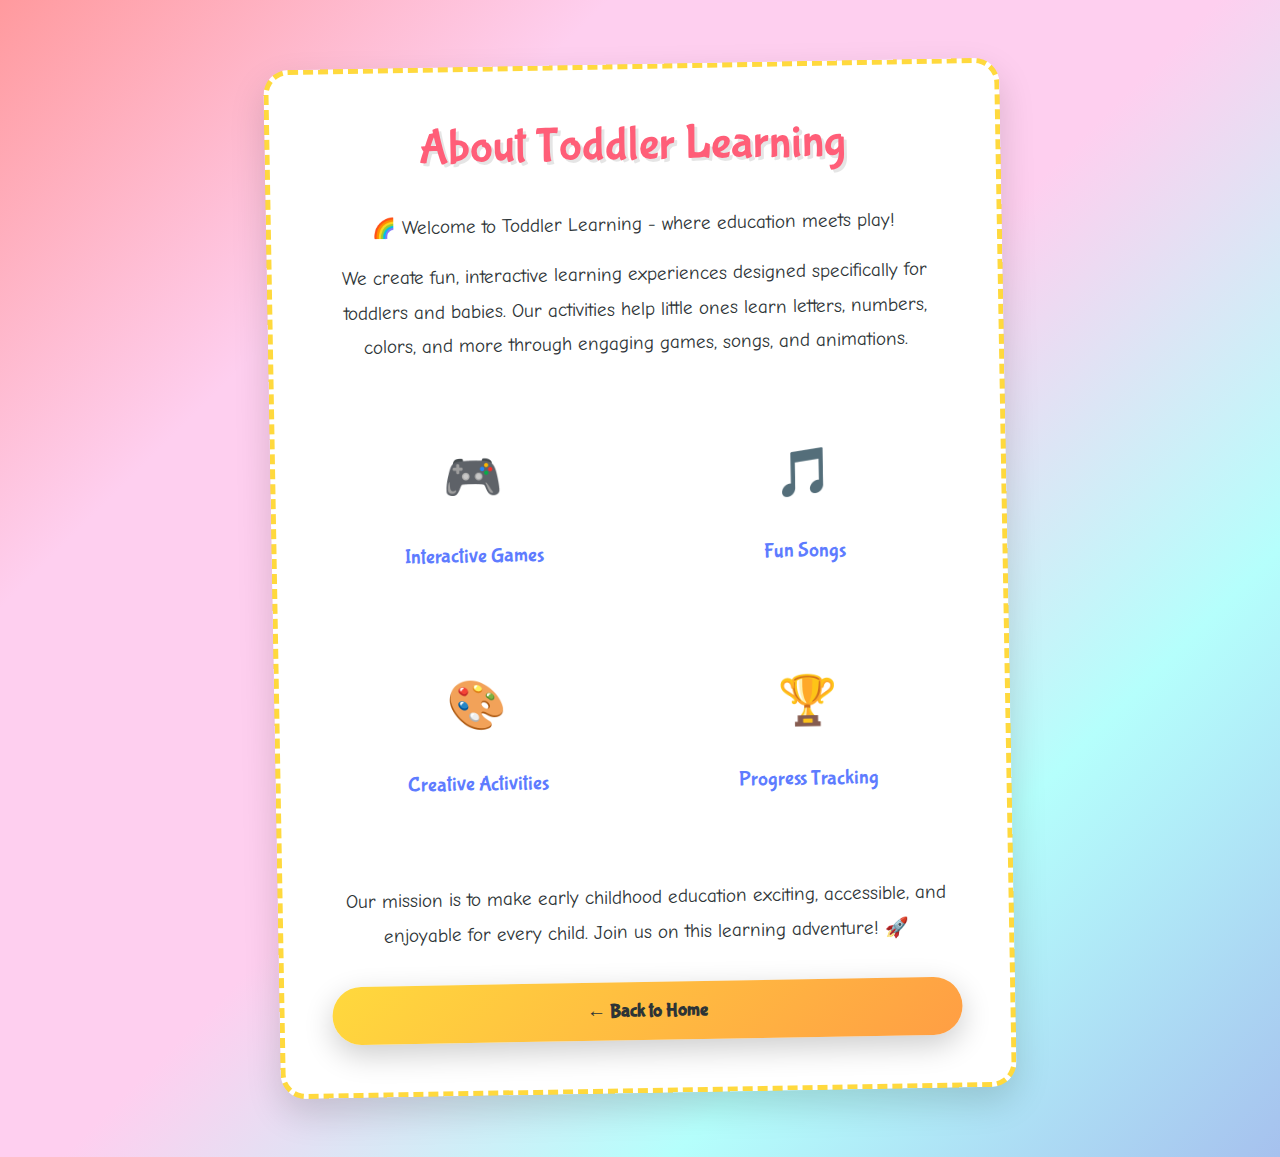
<file: about.html>
<!DOCTYPE html>
<html lang="en">
<head>
    <meta charset="UTF-8">
    <meta name="viewport" content="width=device-width, initial-scale=1.0">
    <title>About - Toddler Learning</title>
    
    <!-- Bootstrap CSS -->
    <link href="https://cdn.jsdelivr.net/npm/bootstrap@5.3.0/dist/css/bootstrap.min.css" rel="stylesheet">
    
    <!-- Google Fonts -->
    <link rel="preconnect" href="https://fonts.googleapis.com">
    <link rel="preconnect" href="https://fonts.gstatic.com" crossorigin>
    <link href="https://fonts.googleapis.com/css2?family=Comic+Neue:wght@400;700&family=Bubblegum+Sans&display=swap" rel="stylesheet">
    <link rel="stylesheet" href="Css/about.css">
    <link rel="icon" href="image/logo.png" type="image/x-icon">
</head>
<body>
    <div class="about-container">
        <div class="about-card">
            <h1 class="about-title">About Toddler Learning</h1>
            
            <div class="about-content">
                <p>🌈 Welcome to Toddler Learning - where education meets play!</p>
                <p>We create fun, interactive learning experiences designed specifically for toddlers and babies. Our activities help little ones learn letters, numbers, colors, and more through engaging games, songs, and animations.</p>
                
                <div class="features-grid">
                    <div class="feature-item">
                        <div class="feature-icon">🎮</div>
                        <div class="feature-title">Interactive Games</div>
                    </div>
                    <div class="feature-item">
                        <div class="feature-icon">🎵</div>
                        <div class="feature-title">Fun Songs</div>
                    </div>
                    <div class="feature-item">
                        <div class="feature-icon">🎨</div>
                        <div class="feature-title">Creative Activities</div>
                    </div>
                    <div class="feature-item">
                        <div class="feature-icon">🏆</div>
                        <div class="feature-title">Progress Tracking</div>
                    </div>
                </div>
                
                <p>Our mission is to make early childhood education exciting, accessible, and enjoyable for every child. Join us on this learning adventure! 🚀</p>
            </div>
            
            <a href="index.html" class="back-button">← Back to Home</a>
        </div>
    </div>
</body>
</html>
</file>
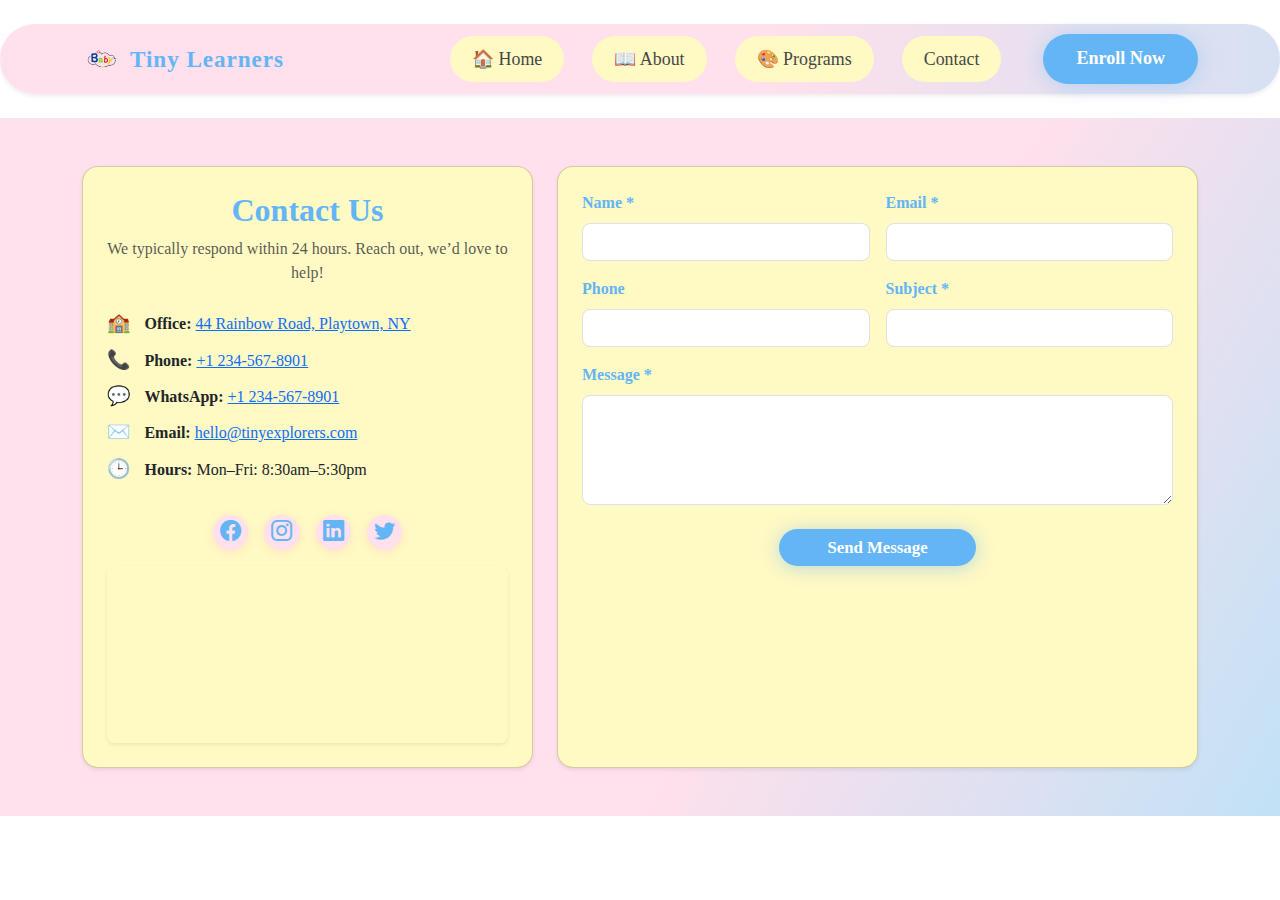
<file: contact.html>
<!DOCTYPE html>
<html lang="en">
<head>
    <meta charset="UTF-8">
    <meta name="viewport" content="width=device-width, initial-scale=1.0">
    <title>BabyCare Hub - Learn & Play Paradise!</title>
    <link rel="icon" href="image/logo.png" type="image/x-icon">
    <link rel="stylesheet" href="https://cdn.jsdelivr.net/npm/bootstrap@5.3.0/dist/css/bootstrap.min.css">
    <link rel="stylesheet" href="https://cdn.jsdelivr.net/npm/bootstrap-icons@1.11.3/font/bootstrap-icons.min.css">
    <script src="https://cdn.jsdelivr.net/npm/bootstrap@5.3.0/dist/js/bootstrap.bundle.min.js"></script>
    <link rel="stylesheet" href="Css/contact.css">
</head>
<body>
      <!-- Navbar -->
<nav class="navbar navbar-expand-lg navbar-light rounded-pill shadow-sm my-4">
  <div class="container">
    <a class="navbar-brand d-flex align-items-center gap-2" href="#">
       <img src="image/logo.png" alt="Tiny Learners Logo" height="40" style="width:auto;">
      <span>Tiny Learners</span>
    </a>
    <button class="navbar-toggler pastel-toggler" type="button" data-bs-toggle="collapse" data-bs-target="#mainNav" aria-controls="mainNav" aria-expanded="false" aria-label="Toggle navigation">
      <span class="navbar-toggler-icon"></span>
    </button>
    <div class="collapse navbar-collapse" id="mainNav">
      <ul class="navbar-nav ms-auto align-items-center gap-lg-4 gap-2">
        <li class="nav-item">
          <a class="nav-link" href="Index.html">🏠 Home</a>
        </li>
        <li class="nav-item">
          <a class="nav-link" href="about.html">📖 About</a>
        </li>
        <li class="nav-item">
          <a class="nav-link" href="#programs">🎨 Programs</a>
        </li>
        <li class="nav-item">
          <a class="nav-link" href="contact.html">Contact</a>
        </li>
        <li class="nav-item">
          <a class="btn enroll-btn ms-lg-3" href="#enroll">Enroll Now</a>
        </li>
      </ul>
    </div>
  </div>
</nav>
    <section class="contact-section py-5" id="contact">
  <div class="container">
    <div class="row g-4 align-items-stretch">
      <!-- Contact Info + Map -->
      <div class="col-12 col-lg-5">
        <div class="card rounded-4 shadow-sm p-4 h-100 info-card-bg">
          <h2 class="contact-title mb-2 text-center">Contact Us</h2>
          <p class="text-muted text-center mb-4">We typically respond within 24 hours. Reach out, we’d love to help!</p>
          <ul class="list-unstyled mb-4">
            <li class="mb-2"><span class="contact-icon">🏫</span>
              <strong>Office:</strong>
              <a href="https://www.google.com/maps?q=40.7127,-74.0059" target="_blank">44 Rainbow Road, Playtown, NY</a></li>
            <li class="mb-2"><span class="contact-icon">📞</span>
              <strong>Phone:</strong>
              <a href="tel:+12345678901">+1 234-567-8901</a></li>
            <li class="mb-2"><span class="contact-icon">💬</span>
              <strong>WhatsApp:</strong>
              <a href="https://wa.me/12345678901" target="_blank">+1 234-567-8901</a></li>
            <li class="mb-2"><span class="contact-icon">✉️</span>
              <strong>Email:</strong>
              <a href="mailto:hello@tinyexplorers.com">hello@tinyexplorers.com</a></li>
            <li class="mb-2"><span class="contact-icon">🕒</span>
              <strong>Hours:</strong>
              Mon–Fri: 8:30am–5:30pm
            </li>
          </ul>
          <div class="socials mb-3 text-center">
            <a href="#" class="contact-social"><i class="bi bi-facebook"></i></a>
            <a href="#" class="contact-social"><i class="bi bi-instagram"></i></a>
            <a href="#" class="contact-social"><i class="bi bi-linkedin"></i></a>
            <a href="#" class="contact-social"><i class="bi bi-twitter"></i></a>
          </div>
          <div class="rounded-3 overflow-hidden shadow-sm">
            <iframe class="w-100" height="170" style="border:0;" loading="lazy"
              src="https://maps.google.com/maps?q=40.712776,-74.005974&hl=en&z=15&amp;output=embed"
              allowfullscreen
              title="Map"></iframe>
          </div>
        </div>
      </div>
      <!-- Contact Form -->
      <div class="col-12 col-lg-7">
        <div class="card rounded-4 shadow-sm p-4 h-100 form-card-bg">
          <form id="contactForm" novalidate>
            <div id="contactAlert"></div>
            <div class="row g-3">
              <div class="col-sm-6">
                <label class="form-label">Name *</label>
                <input type="text" class="form-control rounded-3" id="name" required>
              </div>
              <div class="col-sm-6">
                <label class="form-label">Email *</label>
                <input type="email" class="form-control rounded-3" id="email" required>
              </div>
              <div class="col-sm-6">
                <label class="form-label">Phone</label>
                <input type="tel" class="form-control rounded-3" id="phone">
              </div>
              <div class="col-sm-6">
                <label class="form-label">Subject *</label>
                <input type="text" class="form-control rounded-3" id="subject" required>
              </div>
              <div class="col-12">
                <label class="form-label">Message *</label>
                <textarea class="form-control rounded-3" id="message" rows="4" required></textarea>
              </div>
              <div class="col-12 text-center pt-2">
                <button type="submit" class="btn contact-btn px-5 rounded-pill">Send Message</button>
              </div>
            </div>
          </form>
        </div>
      </div>
    </div>
  </div>
</section>
<script>
document.addEventListener("DOMContentLoaded",function(){
  const form=document.getElementById("contactForm");
  const alertDiv=document.getElementById("contactAlert");
  form.addEventListener("submit",function(e){
    e.preventDefault();
    alertDiv.innerHTML="";
    const name=form.querySelector("#name").value.trim();
    const email=form.querySelector("#email").value.trim();
    const phone=form.querySelector("#phone").value.trim();
    const subject=form.querySelector("#subject").value.trim();
    const message=form.querySelector("#message").value.trim();
    let errors=[];
    if(!name)errors.push("Name is required.");
    if(!email)errors.push("Email is required.");
    else if(!/^[^@]+@[^@]+\.[^@]+$/.test(email))errors.push("Enter a valid email.");
    if(!subject)errors.push("Subject is required.");
    if(!message)errors.push("Message is required.");
    if(phone&& !/^[0-9\-\+\(\) ]{7,}$/.test(phone))errors.push("Enter a valid phone number.");
    if(errors.length>0){alertDiv.innerHTML=`<div class="alert alert-danger">${errors.join("<br>")}</div>`;return;}
    alertDiv.innerHTML='<div class="alert alert-success">Thank you! Your message has been sent. We’ll get back to you soon.</div>';
    form.reset();
  })
}); 
</script>
</body>
</html>
</file>
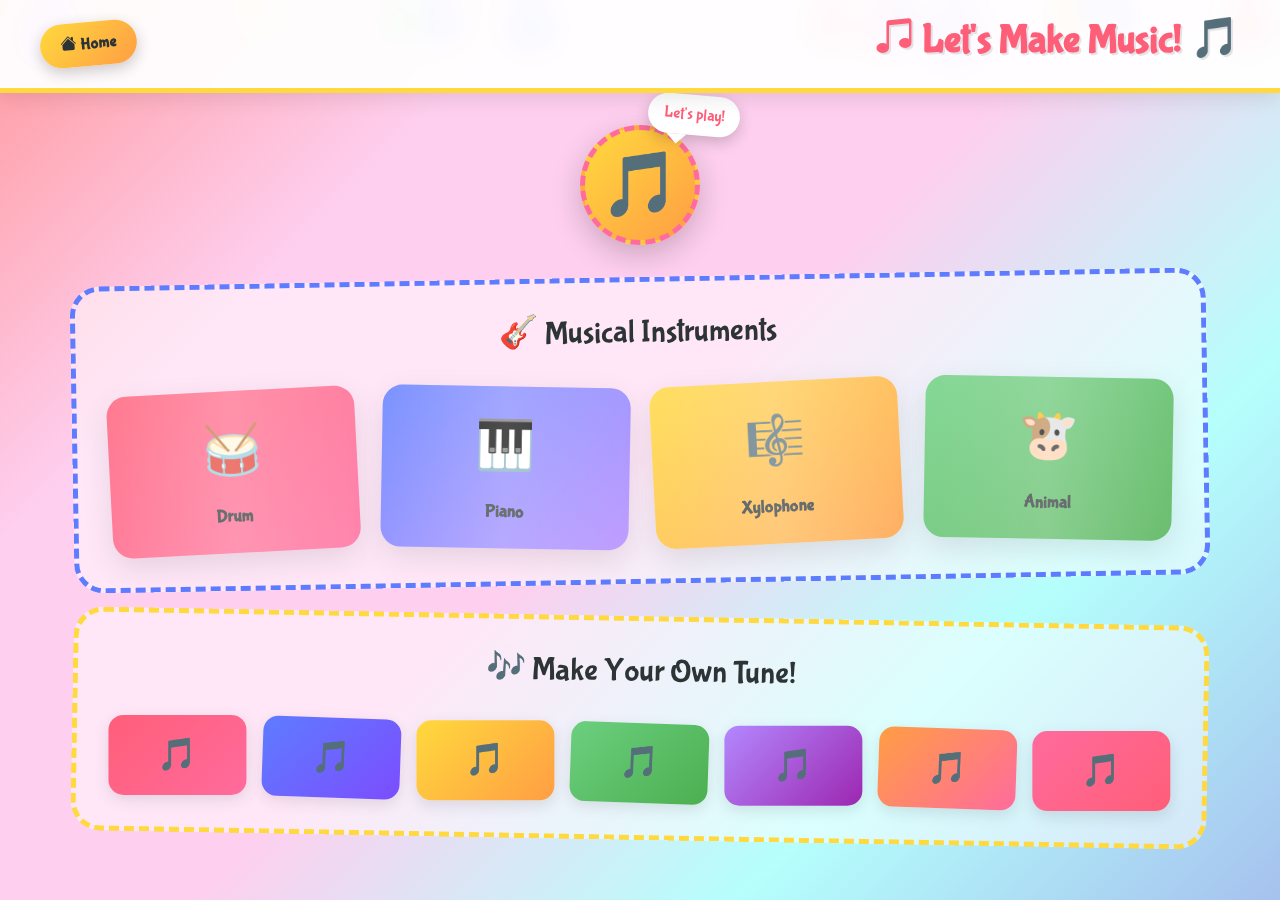
<file: music-maker.html>
<!DOCTYPE html>
<html lang="en">
<head>
    <meta charset="UTF-8">
    <meta name="viewport" content="width=device-width, initial-scale=1.0">
    <title>Music Play & Learn - BabyCare Hub</title>
    <!-- Bootstrap CSS -->
    <link href="https://cdn.jsdelivr.net/npm/bootstrap@5.3.0/dist/css/bootstrap.min.css" rel="stylesheet">
    <!-- Bootstrap Icons -->
    <link rel="stylesheet" href="https://cdn.jsdelivr.net/npm/bootstrap-icons@1.10.0/font/bootstrap-icons.css">
    <!-- Google Fonts -->
    <link href="https://fonts.googleapis.com/css2?family=Bubblegum+Sans&family=Comic+Neue:wght@400;700&display=swap" rel="stylesheet">
    <link rel="icon" href="image/logo.png" type="image/x-icon">
    <link rel="stylesheet" href="Css/music-game.css">
    
</head>
<body>
    <!-- Animated Background with Bubbles -->
    <div class="bg-animation" id="bgAnimation"></div>
    
    <!-- Header -->
    <header class="game-header">
        <div class="header-container">
            <button class="back-btn" onclick="goToHome()">
                <i class="bi bi-house-fill"></i>
                Home
            </button>
            <h1 class="game-title">
                <i class="bi bi-music-note-beamed"></i> Let's Make Music! 🎵
            </h1>
        </div>
    </header>
    
    <!-- Main Game Container -->
    <main class="game-container">
        <!-- Mascot Section -->
        <div class="mascot-section">
            <div class="mascot-container">
                <div class="mascot-image">🎵</div>
                <div class="mascot-speech">Let's play!</div>
            </div>
        </div>
        
        <!-- Music Instruments Section -->
        <section class="instruments-section">
            <h2 class="section-title">🎸 Musical Instruments</h2>
            <div class="instruments-grid">
                <button class="music-btn btn-drum" onclick="playSound('drum', this)">
                    <span class="instrument-icon">🥁</span>
                    <span class="instrument-name">Drum</span>
                </button>
                <button class="music-btn btn-piano" onclick="playSound('piano', this)">
                    <span class="instrument-icon">🎹</span>
                    <span class="instrument-name">Piano</span>
                </button>
                <button class="music-btn btn-xylophone" onclick="playSound('xylophone', this)">
                    <span class="instrument-icon">🎼</span>
                    <span class="instrument-name">Xylophone</span>
                </button>
                <button class="music-btn btn-animal" onclick="playSound('animal', this)">
                    <span class="instrument-icon">🐮</span>
                    <span class="instrument-name">Animal</span>
                </button>
            </div>
        </section>
        
        <!-- Make Your Own Tune Section -->
        <section class="tune-section">
            <h2 class="section-title">🎶 Make Your Own Tune!</h2>
            <div class="tune-grid">
                <button class="tune-btn btn-note-c" onclick="playNote('C', this)">🎵</button>
                <button class="tune-btn btn-note-d" onclick="playNote('D', this)">🎵</button>
                <button class="tune-btn btn-note-e" onclick="playNote('E', this)">🎵</button>
                <button class="tune-btn btn-note-f" onclick="playNote('F', this)">🎵</button>
                <button class="tune-btn btn-note-g" onclick="playNote('G', this)">🎵</button>
                <button class="tune-btn btn-note-a" onclick="playNote('A', this)">🎵</button>
                <button class="tune-btn btn-note-b" onclick="playNote('B', this)">🎵</button>
            </div>
        </section>
    </main>

    <!-- Bootstrap JS Bundle with Popper -->
    <script src="https://cdn.jsdelivr.net/npm/bootstrap@5.3.0/dist/js/bootstrap.bundle.min.js"></script>
    
    <script>
        document.addEventListener('DOMContentLoaded', function() {
            // Create animated bubbles
            createBubbles();
        });
        
        // Create animated bubbles
        function createBubbles() {
            const bgAnimation = document.getElementById('bgAnimation');
            const colors = ['#FF5E78', '#5E7CFF', '#FFD93D', '#B388FF', '#6BCF7F', '#FF9E44', '#FF6B9D'];
            
            for (let i = 0; i < 15; i++) {
                const bubble = document.createElement('div');
                bubble.classList.add('bubble');
                
                const size = Math.random() * 60 + 20;
                const left = Math.random() * 100;
                const animationDuration = Math.random() * 10 + 5;
                const color = colors[Math.floor(Math.random() * colors.length)];
                
                bubble.style.width = `${size}px`;
                bubble.style.height = `${size}px`;
                bubble.style.left = `${left}%`;
                bubble.style.background = color;
                bubble.style.animationDuration = `${animationDuration}s`;
                bubble.style.animationDelay = `${Math.random() * 5}s`;
                
                bgAnimation.appendChild(bubble);
            }
        }
        
        // Play instrument sound
        function playSound(instrument, button) {
            // Add playing animation
            button.classList.add('playing');
            
            // Create sound effect
            const soundEmojis = {
                'drum': '🥁 Boom Boom!',
                'piano': '🎹 Plink Plink!',
                'xylophone': '🎼 Ding Dong!',
                'animal': '🐮 Moo Moo!'
            };
            
            showSoundEffect(soundEmojis[instrument]);
            
            // Create floating music notes
            createMusicNotes(button);
            
            // Remove animation class
            setTimeout(() => {
                button.classList.remove('playing');
            }, 1500);
        }
        
        // Play musical note
        function playNote(note, button) {
            // Add playing animation
            button.classList.add('playing');
            
            // Create sound effect
            showSoundEffect(`🎵 Note ${note}!`);
            
            // Create floating music notes
            createMusicNotes(button);
            
            // Remove animation class
            setTimeout(() => {
                button.classList.remove('playing');
            }, 500);
        }
        
        // Show sound effect
        function showSoundEffect(text) {
            const soundEffect = document.createElement('div');
            soundEffect.className = 'sound-effect';
            soundEffect.textContent = text;
            document.body.appendChild(soundEffect);
            
            setTimeout(() => {
                soundEffect.remove();
            }, 500);
        }
        
        // Create floating music notes
        function createMusicNotes(button) {
            const colors = ['#FF5E78', '#5E7CFF', '#FFD93D', '#B388FF', '#6BCF7F', '#FF9E44', '#FF6B9D'];
            
            for (let i = 0; i < 5; i++) {
                setTimeout(() => {
                    const note = document.createElement('div');
                    note.className = 'music-note';
                    note.textContent = '🎵';
                    note.style.color = colors[Math.floor(Math.random() * colors.length)];
                    
                    const rect = button.getBoundingClientRect();
                    note.style.left = rect.left + rect.width / 2 + 'px';
                    note.style.top = rect.top + 'px';
                    
                    document.body.appendChild(note);
                    
                    setTimeout(() => {
                        note.remove();
                    }, 3000);
                }, i * 100);
            }
        }
        
        // Go to home page
        function goToHome() {
            window.location.href = 'index.html';
        }
    </script>
</body>
</html>
</file>
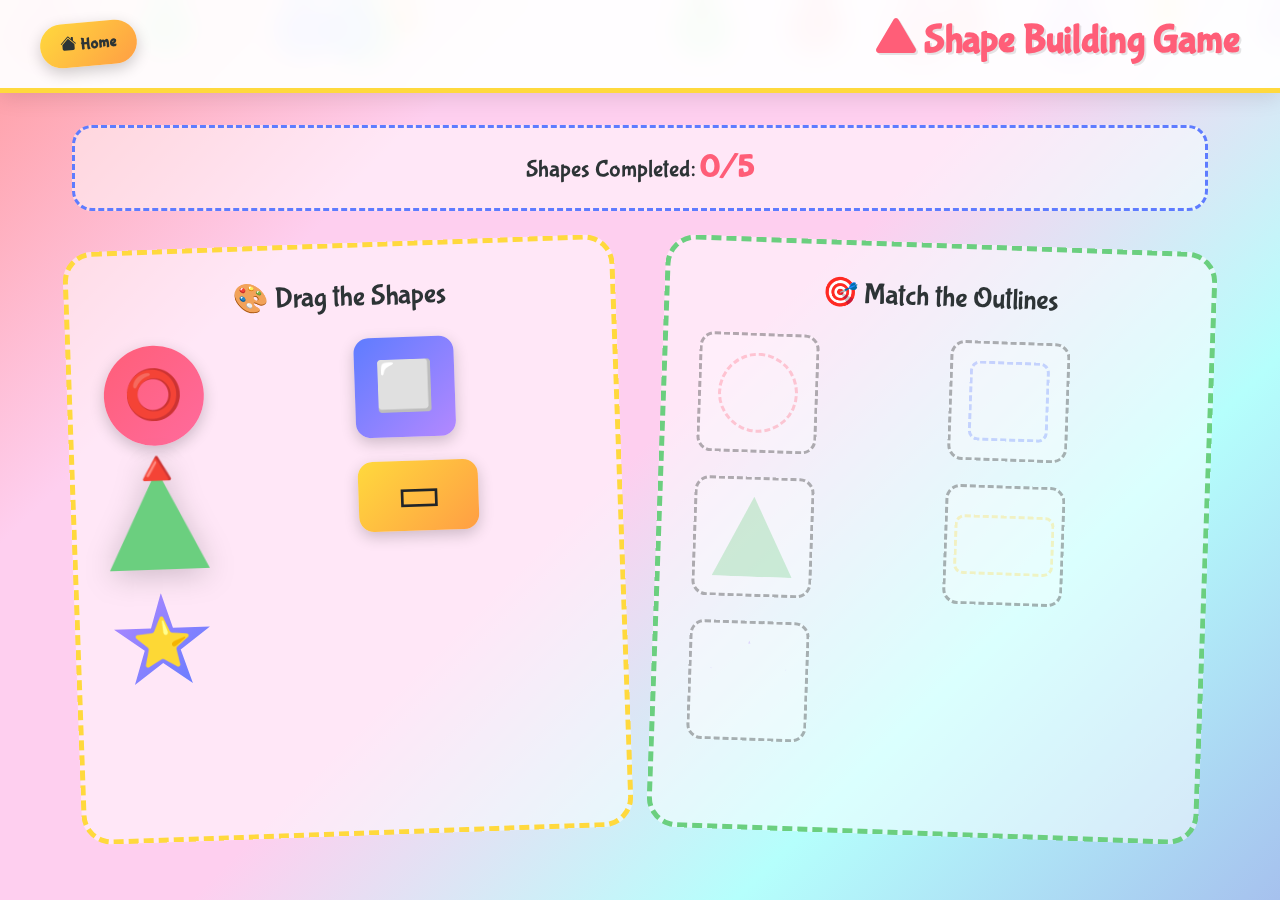
<file: shape-builder.html>
<!DOCTYPE html>
<html lang="en">
<head>
    <meta charset="UTF-8">
    <meta name="viewport" content="width=device-width, initial-scale=1.0">
    <title>Shape Building Game - BabyCare Hub</title>
    <!-- Bootstrap CSS -->
    <link href="https://cdn.jsdelivr.net/npm/bootstrap@5.3.0/dist/css/bootstrap.min.css" rel="stylesheet">
    <!-- Bootstrap Icons -->
    <link rel="stylesheet" href="https://cdn.jsdelivr.net/npm/bootstrap-icons@1.10.0/font/bootstrap-icons.css">
    <!-- Google Fonts -->
    <link href="https://fonts.googleapis.com/css2?family=Bubblegum+Sans&family=Comic+Neue:wght@400;700&display=swap" rel="stylesheet">
    <link rel="icon" href="image/logo.png" type="image/x-icon">
    <link rel="stylesheet" href="Css/shape-game.css">
</head>
<body>
    <!-- Animated Background with Bubbles -->
    <div class="bg-animation" id="bgAnimation"></div>
    
    <!-- Header -->
    <header class="game-header">
        <div class="header-container">
            <button class="back-btn" onclick="goToHome()">
                <i class="bi bi-house-fill"></i>
                Home
            </button>
            <h1 class="game-title">
                <i class="bi bi-triangle-fill"></i> Shape Building Game
            </h1>
        </div>
    </header>
    
    <!-- Main Game Container -->
    <main class="game-container">
        <!-- Score Display -->
        <div class="score-display">
            <p class="score-text">Shapes Completed: <span class="score-value" id="scoreValue">0/5</span></p>
        </div>
        
        <!-- Game Area -->
        <div class="game-area">
            <!-- Shapes Container -->
            <div class="shapes-container">
                <h2 class="shapes-title">🎨 Drag the Shapes</h2>
                <div class="shapes-grid">
                    <div class="shape-item shape-circle" draggable="true" data-shape="circle">⭕</div>
                    <div class="shape-item shape-square" draggable="true" data-shape="square">⬜</div>
                    <div class="shape-item shape-triangle" draggable="true" data-shape="triangle">🔺</div>
                    <div class="shape-item shape-rectangle" draggable="true" data-shape="rectangle">▭</div>
                    <div class="shape-item shape-star" draggable="true" data-shape="star">⭐</div>
                </div>
            </div>
            
            <!-- Drop Zones Container -->
            <div class="drop-zones-container">
                <h2 class="drop-zones-title">🎯 Match the Outlines</h2>
                <div class="drop-zones-grid">
                    <div class="drop-zone" data-shape="circle">
                        <div class="drop-zone-outline outline-circle"></div>
                    </div>
                    <div class="drop-zone" data-shape="square">
                        <div class="drop-zone-outline outline-square"></div>
                    </div>
                    <div class="drop-zone" data-shape="triangle">
                        <div class="drop-zone-outline outline-triangle"></div>
                    </div>
                    <div class="drop-zone" data-shape="rectangle">
                        <div class="drop-zone-outline outline-rectangle"></div>
                    </div>
                    <div class="drop-zone" data-shape="star">
                        <div class="drop-zone-outline outline-star"></div>
                    </div>
                </div>
            </div>
        </div>
        
        <!-- Success Message -->
        <div class="success-message" id="successMessage">
            <h2 class="success-title">🎉 Yay! You built all the shapes!</h2>
            <p class="success-text">Great job! You're a shape building expert!</p>
            <button class="play-again-btn" onclick="resetGame()">
                <i class="bi bi-arrow-clockwise"></i> Play Again
            </button>
        </div>
    </main>

    <!-- Bootstrap JS Bundle with Popper -->
    <script src="https://cdn.jsdelivr.net/npm/bootstrap@5.3.0/dist/js/bootstrap.bundle.min.js"></script>
    
    <script>
        document.addEventListener('DOMContentLoaded', function() {
            // Create animated bubbles
            createBubbles();
            
            // Initialize drag and drop
            initDragAndDrop();
        });
        
        // Create animated bubbles
        function createBubbles() {
            const bgAnimation = document.getElementById('bgAnimation');
            const colors = ['#FF5E78', '#5E7CFF', '#FFD93D', '#B388FF', '#6BCF7F', '#FF9E44', '#FF6B9D'];
            
            for (let i = 0; i < 15; i++) {
                const bubble = document.createElement('div');
                bubble.classList.add('bubble');
                
                const size = Math.random() * 60 + 20;
                const left = Math.random() * 100;
                const animationDuration = Math.random() * 10 + 5;
                const color = colors[Math.floor(Math.random() * colors.length)];
                
                bubble.style.width = `${size}px`;
                bubble.style.height = `${size}px`;
                bubble.style.left = `${left}%`;
                bubble.style.background = color;
                bubble.style.animationDuration = `${animationDuration}s`;
                bubble.style.animationDelay = `${Math.random() * 5}s`;
                
                bgAnimation.appendChild(bubble);
            }
        }
        
        // Game variables
        let completedShapes = 0;
        let totalShapes = 5;
        let draggedElement = null;
        
        // Initialize drag and drop
        function initDragAndDrop() {
            const shapeItems = document.querySelectorAll('.shape-item');
            const dropZones = document.querySelectorAll('.drop-zone');
            
            // Add drag event listeners to shapes
            shapeItems.forEach(shape => {
                shape.addEventListener('dragstart', handleDragStart);
                shape.addEventListener('dragend', handleDragEnd);
                
                // Touch events for mobile
                shape.addEventListener('touchstart', handleTouchStart, {passive: false});
                shape.addEventListener('touchmove', handleTouchMove, {passive: false});
                shape.addEventListener('touchend', handleTouchEnd);
            });
            
            // Add drop event listeners to zones
            dropZones.forEach(zone => {
                zone.addEventListener('dragover', handleDragOver);
                zone.addEventListener('drop', handleDrop);
                zone.addEventListener('dragleave', handleDragLeave);
            });
        }
        
        // Drag start
        function handleDragStart(e) {
            draggedElement = e.target;
            e.target.classList.add('dragging');
            e.dataTransfer.effectAllowed = 'move';
            e.dataTransfer.setData('text/html', e.target.innerHTML);
        }
        
        // Drag end
        function handleDragEnd(e) {
            e.target.classList.remove('dragging');
        }
        
        // Drag over
        function handleDragOver(e) {
            if (e.preventDefault) {
                e.preventDefault();
            }
            e.dataTransfer.dropEffect = 'move';
            e.target.classList.add('drag-over');
            return false;
        }
        
        // Drag leave
        function handleDragLeave(e) {
            e.target.classList.remove('drag-over');
        }
        
        // Drop
        function handleDrop(e) {
            if (e.stopPropagation) {
                e.stopPropagation();
            }
            e.target.classList.remove('drag-over');
            
            const shapeType = draggedElement.dataset.shape;
            const zoneType = e.target.dataset.shape;
            
            if (shapeType === zoneType && !e.target.querySelector('.shape-item')) {
                // Correct placement
                e.target.appendChild(draggedElement);
                e.target.classList.add('correct');
                draggedElement.draggable = false;
                draggedElement.style.cursor = 'default';
                
                // Show success animation and sound
                showSuccessEffect(e.target);
                
                // Update score
                completedShapes++;
                updateScore();
                
                // Check if game is complete
                if (completedShapes === totalShapes) {
                    setTimeout(showSuccessMessage, 1000);
                }
            } else {
                // Wrong placement - bounce back
                animateWrongPlacement(draggedElement);
            }
            
            return false;
        }
        
        // Touch events for mobile
        let touchItem = null;
        let touchOffset = {x: 0, y: 0};
        
        function handleTouchStart(e) {
            touchItem = e.target;
            const touch = e.touches[0];
            const rect = touchItem.getBoundingClientRect();
            touchOffset.x = touch.clientX - rect.left;
            touchOffset.y = touch.clientY - rect.top;
            touchItem.style.position = 'fixed';
            touchItem.style.zIndex = '1000';
            touchItem.classList.add('dragging');
        }
        
        function handleTouchMove(e) {
            if (!touchItem) return;
            e.preventDefault();
            const touch = e.touches[0];
            touchItem.style.left = (touch.clientX - touchOffset.x) + 'px';
            touchItem.style.top = (touch.clientY - touchOffset.y) + 'px';
        }
        
        function handleTouchEnd(e) {
            if (!touchItem) return;
            
            const touch = e.changedTouches[0];
            const elementBelow = document.elementFromPoint(touch.clientX, touch.clientY);
            
            touchItem.classList.remove('dragging');
            touchItem.style.position = '';
            touchItem.style.zIndex = '';
            touchItem.style.left = '';
            touchItem.style.top = '';
            
            if (elementBelow && elementBelow.classList.contains('drop-zone')) {
                const shapeType = touchItem.dataset.shape;
                const zoneType = elementBelow.dataset.shape;
                
                if (shapeType === zoneType && !elementBelow.querySelector('.shape-item')) {
                    elementBelow.appendChild(touchItem);
                    elementBelow.classList.add('correct');
                    touchItem.draggable = false;
                    touchItem.style.cursor = 'default';
                    
                    showSuccessEffect(elementBelow);
                    completedShapes++;
                    updateScore();
                    
                    if (completedShapes === totalShapes) {
                        setTimeout(showSuccessMessage, 1000);
                    }
                } else {
                    animateWrongPlacement(touchItem);
                }
            }
            
            touchItem = null;
        }
        
        // Show success effect
        function showSuccessEffect(element) {
            // Create sound effect
            showSoundEffect('🎉');
            
            // Add glow effect
            element.style.boxShadow = '0 0 20px rgba(108, 207, 127, 0.8)';
            setTimeout(() => {
                element.style.boxShadow = '';
            }, 1000);
        }
        
        // Animate wrong placement
        function animateWrongPlacement(element) {
            element.style.animation = 'shake 0.5s';
            setTimeout(() => {
                element.style.animation = '';
            }, 500);
        }
        
        // Show sound effect
        function showSoundEffect(emoji) {
            const soundEffect = document.createElement('div');
            soundEffect.className = 'sound-effect';
            soundEffect.textContent = emoji;
            document.body.appendChild(soundEffect);
            
            setTimeout(() => {
                soundEffect.remove();
            }, 500);
        }
        
        // Update score
        function updateScore() {
            document.getElementById('scoreValue').textContent = `${completedShapes}/${totalShapes}`;
        }
        
        // Show success message
        function showSuccessMessage() {
            document.getElementById('successMessage').classList.add('show');
            createConfetti();
        }
        
        // Create confetti
        function createConfetti() {
            const colors = ['#FF5E78', '#5E7CFF', '#FFD93D', '#B388FF', '#6BCF7F', '#FF9E44', '#FF6B9D'];
            
            for (let i = 0; i < 50; i++) {
                setTimeout(() => {
                    const confetti = document.createElement('div');
                    confetti.className = 'confetti';
                    confetti.style.left = Math.random() * 100 + '%';
                    confetti.style.background = colors[Math.floor(Math.random() * colors.length)];
                    confetti.style.animationDelay = Math.random() * 0.5 + 's';
                    document.body.appendChild(confetti);
                    
                    setTimeout(() => {
                        confetti.remove();
                    }, 3000);
                }, i * 30);
            }
        }
        
        // Reset game
        function resetGame() {
            completedShapes = 0;
            updateScore();
            
            // Hide success message
            document.getElementById('successMessage').classList.remove('show');
            
            // Reset shapes
            const shapesContainer = document.querySelector('.shapes-grid');
            shapesContainer.innerHTML = `
                <div class="shape-item shape-circle" draggable="true" data-shape="circle">⭕</div>
                <div class="shape-item shape-square" draggable="true" data-shape="square">⬜</div>
                <div class="shape-item shape-triangle" draggable="true" data-shape="triangle">🔺</div>
                <div class="shape-item shape-rectangle" draggable="true" data-shape="rectangle">▭</div>
                <div class="shape-item shape-star" draggable="true" data-shape="star">⭐</div>
            `;
            
            // Reset drop zones
            document.querySelectorAll('.drop-zone').forEach(zone => {
                zone.classList.remove('correct');
                const shape = zone.querySelector('.shape-item');
                if (shape) {
                    shapesContainer.appendChild(shape);
                }
            });
            
            // Reinitialize drag and drop
            initDragAndDrop();
        }
        
        // Go to home page
        function goToHome() {
            window.location.href = 'index.html';
        }
        
        // Add shake animation
        const style = document.createElement('style');
        style.textContent = `
            @keyframes shake {
                0%, 100% { transform: translateX(0); }
                10%, 30%, 50%, 70%, 90% { transform: translateX(-5px); }
                20%, 40%, 60%, 80% { transform: translateX(5px); }
            }
        `;
        document.head.appendChild(style);
    </script>
</body>
</html>
</file>
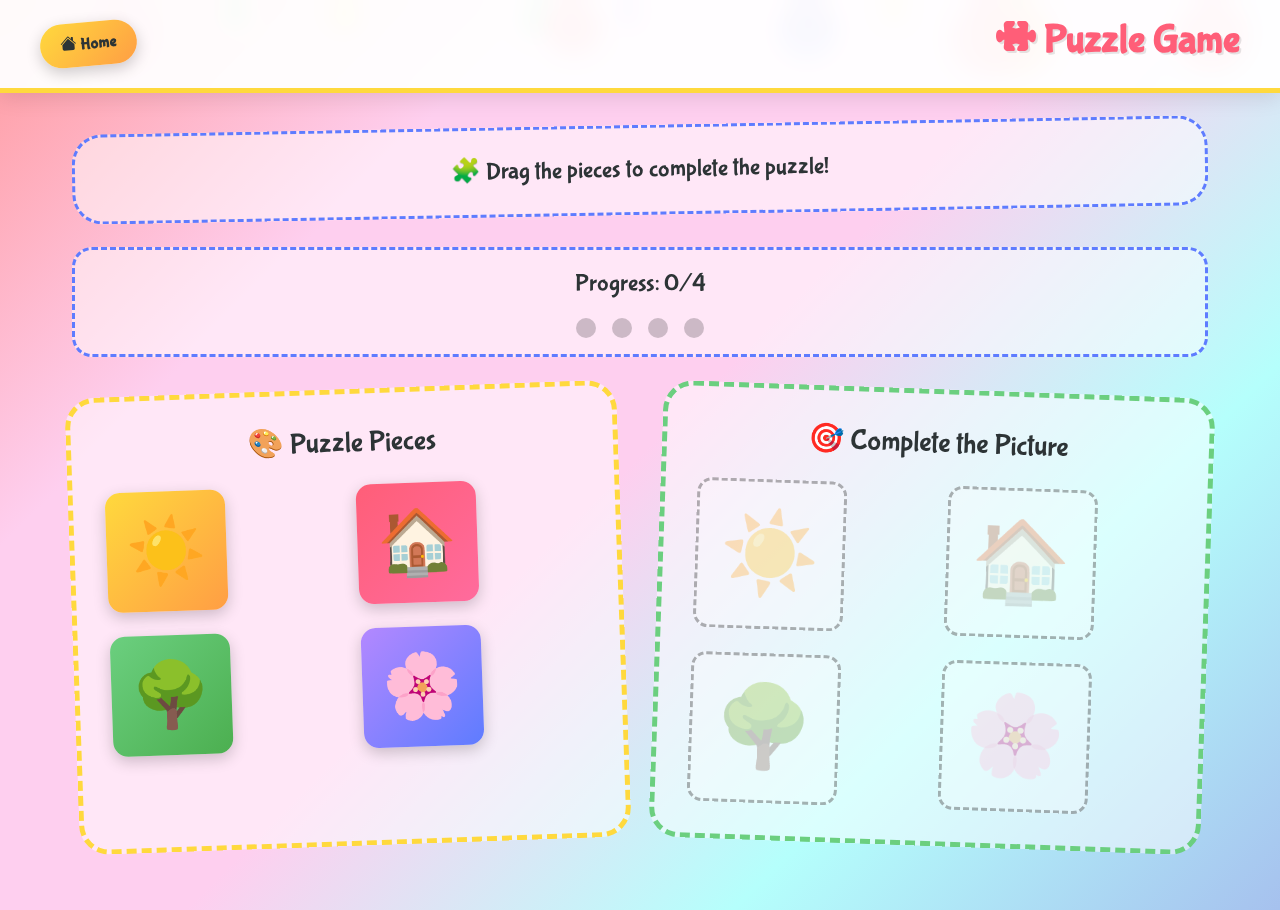
<file: simple-puzzles.html>
<!DOCTYPE html>
<html lang="en">
<head>
    <meta charset="UTF-8">
    <meta name="viewport" content="width=device-width, initial-scale=1.0">
    <title>Puzzle Game - BabyCare Hub</title>
    <!-- Bootstrap CSS -->
    <link href="https://cdn.jsdelivr.net/npm/bootstrap@5.3.0/dist/css/bootstrap.min.css" rel="stylesheet">
    <!-- Bootstrap Icons -->
    <link rel="stylesheet" href="https://cdn.jsdelivr.net/npm/bootstrap-icons@1.10.0/font/bootstrap-icons.css">
    <!-- Google Fonts -->
    <link href="https://fonts.googleapis.com/css2?family=Bubblegum+Sans&family=Comic+Neue:wght@400;700&display=swap" rel="stylesheet">
    <link rel="icon" href="image/logo.png" type="image/x-icon">
    <link rel="stylesheet" href="Css/puzzle-game.css">
</head>
<body>
    <!-- Animated Background with Bubbles -->
    <div class="bg-animation" id="bgAnimation"></div>
    
    <!-- Header -->
    <header class="game-header">
        <div class="header-container">
            <button class="back-btn" onclick="goToHome()">
                <i class="bi bi-house-fill"></i>
                Home
            </button>
            <h1 class="game-title">
                <i class="bi bi-puzzle-fill"></i> Puzzle Game
            </h1>
        </div>
    </header>
    
    <!-- Main Game Container -->
    <main class="game-container">
        <!-- Instructions -->
        <div class="instructions">
            <p class="instructions-text">🧩 Drag the pieces to complete the puzzle!</p>
        </div>
        
        <!-- Progress Indicator -->
        <div class="progress-indicator">
            <p class="progress-text">Progress: <span id="progressText">0/4</span></p>
            <div class="progress-dots">
                <div class="progress-dot" id="dot1"></div>
                <div class="progress-dot" id="dot2"></div>
                <div class="progress-dot" id="dot3"></div>
                <div class="progress-dot" id="dot4"></div>
            </div>
        </div>
        
        <!-- Puzzle Area -->
        <div class="puzzle-area">
            <!-- Puzzle Pieces Container -->
            <div class="pieces-container">
                <h2 class="pieces-title">🎨 Puzzle Pieces</h2>
                <div class="pieces-grid">
                    <div class="puzzle-piece piece-sun" draggable="true" data-piece="sun">☀️</div>
                    <div class="puzzle-piece piece-house" draggable="true" data-piece="house">🏠</div>
                    <div class="puzzle-piece piece-tree" draggable="true" data-piece="tree">🌳</div>
                    <div class="puzzle-piece piece-flower" draggable="true" data-piece="flower">🌸</div>
                </div>
            </div>
            
            <!-- Puzzle Board -->
            <div class="puzzle-board">
                <h2 class="board-title">🎯 Complete the Picture</h2>
                <div class="puzzle-grid">
                    <div class="puzzle-slot" data-piece="sun">
                        <div class="slot-outline slot-sun">☀️</div>
                    </div>
                    <div class="puzzle-slot" data-piece="house">
                        <div class="slot-outline slot-house">🏠</div>
                    </div>
                    <div class="puzzle-slot" data-piece="tree">
                        <div class="slot-outline slot-tree">🌳</div>
                    </div>
                    <div class="puzzle-slot" data-piece="flower">
                        <div class="slot-outline slot-flower">🌸</div>
                    </div>
                </div>
            </div>
        </div>
        
        <!-- Success Message -->
        <div class="success-message" id="successMessage">
            <h2 class="success-title">🎉 Yay! You solved it!</h2>
            <p class="success-text">Great job! You're a puzzle expert!</p>
            <button class="play-again-btn" onclick="resetGame()">
                <i class="bi bi-arrow-clockwise"></i> Play Again
            </button>
        </div>
    </main>

    <!-- Bootstrap JS Bundle with Popper -->
    <script src="https://cdn.jsdelivr.net/npm/bootstrap@5.3.0/dist/js/bootstrap.bundle.min.js"></script>
    
    <script>
        document.addEventListener('DOMContentLoaded', function() {
            // Create animated bubbles
            createBubbles();
            
            // Initialize drag and drop
            initDragAndDrop();
        });
        
        // Create animated bubbles
        function createBubbles() {
            const bgAnimation = document.getElementById('bgAnimation');
            const colors = ['#FF5E78', '#5E7CFF', '#FFD93D', '#B388FF', '#6BCF7F', '#FF9E44', '#FF6B9D'];
            
            for (let i = 0; i < 15; i++) {
                const bubble = document.createElement('div');
                bubble.classList.add('bubble');
                
                const size = Math.random() * 60 + 20;
                const left = Math.random() * 100;
                const animationDuration = Math.random() * 10 + 5;
                const color = colors[Math.floor(Math.random() * colors.length)];
                
                bubble.style.width = `${size}px`;
                bubble.style.height = `${size}px`;
                bubble.style.left = `${left}%`;
                bubble.style.background = color;
                bubble.style.animationDuration = `${animationDuration}s`;
                bubble.style.animationDelay = `${Math.random() * 5}s`;
                
                bgAnimation.appendChild(bubble);
            }
        }
        
        // Game variables
        let completedPieces = 0;
        let totalPieces = 4;
        let draggedElement = null;
        
        // Initialize drag and drop
        function initDragAndDrop() {
            const puzzlePieces = document.querySelectorAll('.puzzle-piece');
            const puzzleSlots = document.querySelectorAll('.puzzle-slot');
            
            // Add drag event listeners to pieces
            puzzlePieces.forEach(piece => {
                piece.addEventListener('dragstart', handleDragStart);
                piece.addEventListener('dragend', handleDragEnd);
                
                // Touch events for mobile
                piece.addEventListener('touchstart', handleTouchStart, {passive: false});
                piece.addEventListener('touchmove', handleTouchMove, {passive: false});
                piece.addEventListener('touchend', handleTouchEnd);
            });
            
            // Add drop event listeners to slots
            puzzleSlots.forEach(slot => {
                slot.addEventListener('dragover', handleDragOver);
                slot.addEventListener('drop', handleDrop);
                slot.addEventListener('dragleave', handleDragLeave);
            });
        }
        
        // Drag start
        function handleDragStart(e) {
            draggedElement = e.target;
            e.target.classList.add('dragging');
            e.dataTransfer.effectAllowed = 'move';
            e.dataTransfer.setData('text/html', e.target.innerHTML);
        }
        
        // Drag end
        function handleDragEnd(e) {
            e.target.classList.remove('dragging');
        }
        
        // Drag over
        function handleDragOver(e) {
            if (e.preventDefault) {
                e.preventDefault();
            }
            e.dataTransfer.dropEffect = 'move';
            e.target.classList.add('drag-over');
            return false;
        }
        
        // Drag leave
        function handleDragLeave(e) {
            e.target.classList.remove('drag-over');
        }
        
        // Drop
        function handleDrop(e) {
            if (e.stopPropagation) {
                e.stopPropagation();
            }
            e.target.classList.remove('drag-over');
            
            const pieceType = draggedElement.dataset.piece;
            const slotType = e.target.dataset.piece;
            
            if (pieceType === slotType && !e.target.querySelector('.puzzle-piece')) {
                // Correct placement
                e.target.appendChild(draggedElement);
                e.target.classList.add('correct');
                draggedElement.classList.add('placed');
                draggedElement.draggable = false;
                draggedElement.style.cursor = 'default';
                
                // Show success animation and sound
                showSuccessEffect(e.target);
                
                // Update progress
                completedPieces++;
                updateProgress();
                
                // Check if puzzle is complete
                if (completedPieces === totalPieces) {
                    setTimeout(showSuccessMessage, 1000);
                }
            } else {
                // Wrong placement - bounce back
                animateWrongPlacement(draggedElement);
            }
            
            return false;
        }
        
        // Touch events for mobile
        let touchItem = null;
        let touchOffset = {x: 0, y: 0};
        
        function handleTouchStart(e) {
            touchItem = e.target;
            const touch = e.touches[0];
            const rect = touchItem.getBoundingClientRect();
            touchOffset.x = touch.clientX - rect.left;
            touchOffset.y = touch.clientY - rect.top;
            touchItem.style.position = 'fixed';
            touchItem.style.zIndex = '1000';
            touchItem.classList.add('dragging');
        }
        
        function handleTouchMove(e) {
            if (!touchItem) return;
            e.preventDefault();
            const touch = e.touches[0];
            touchItem.style.left = (touch.clientX - touchOffset.x) + 'px';
            touchItem.style.top = (touch.clientY - touchOffset.y) + 'px';
        }
        
        function handleTouchEnd(e) {
            if (!touchItem) return;
            
            const touch = e.changedTouches[0];
            const elementBelow = document.elementFromPoint(touch.clientX, touch.clientY);
            
            touchItem.classList.remove('dragging');
            touchItem.style.position = '';
            touchItem.style.zIndex = '';
            touchItem.style.left = '';
            touchItem.style.top = '';
            
            if (elementBelow && elementBelow.classList.contains('puzzle-slot')) {
                const pieceType = touchItem.dataset.piece;
                const slotType = elementBelow.dataset.piece;
                
                if (pieceType === slotType && !elementBelow.querySelector('.puzzle-piece')) {
                    elementBelow.appendChild(touchItem);
                    elementBelow.classList.add('correct');
                    touchItem.classList.add('placed');
                    touchItem.draggable = false;
                    touchItem.style.cursor = 'default';
                    
                    showSuccessEffect(elementBelow);
                    completedPieces++;
                    updateProgress();
                    
                    if (completedPieces === totalPieces) {
                        setTimeout(showSuccessMessage, 1000);
                    }
                } else {
                    animateWrongPlacement(touchItem);
                }
            }
            
            touchItem = null;
        }
        
        // Show success effect
        function showSuccessEffect(element) {
            // Create sound effect
            showSoundEffect('🎉');
            
            // Add glow effect
            element.style.boxShadow = '0 0 30px rgba(108, 207, 127, 0.8)';
            setTimeout(() => {
                element.style.boxShadow = '';
            }, 1000);
        }
        
        // Animate wrong placement
        function animateWrongPlacement(element) {
            element.style.animation = 'shake 0.5s';
            setTimeout(() => {
                element.style.animation = '';
            }, 500);
        }
        
        // Show sound effect
        function showSoundEffect(emoji) {
            const soundEffect = document.createElement('div');
            soundEffect.className = 'sound-effect';
            soundEffect.textContent = emoji;
            document.body.appendChild(soundEffect);
            
            setTimeout(() => {
                soundEffect.remove();
            }, 500);
        }
        
        // Update progress
        function updateProgress() {
            document.getElementById('progressText').textContent = `${completedPieces}/${totalPieces}`;
            
            // Update progress dots
            for (let i = 1; i <= completedPieces; i++) {
                const dot = document.getElementById(`dot${i}`);
                if (dot) {
                    dot.classList.add('completed');
                }
            }
        }
        
        // Show success message
        function showSuccessMessage() {
            document.getElementById('successMessage').classList.add('show');
            createConfetti();
        }
        
        // Create confetti
        function createConfetti() {
            const colors = ['#FF5E78', '#5E7CFF', '#FFD93D', '#B388FF', '#6BCF7F', '#FF9E44', '#FF6B9D'];
            
            for (let i = 0; i < 50; i++) {
                setTimeout(() => {
                    const confetti = document.createElement('div');
                    confetti.className = 'confetti';
                    confetti.style.left = Math.random() * 100 + '%';
                    confetti.style.background = colors[Math.floor(Math.random() * colors.length)];
                    confetti.style.animationDelay = Math.random() * 0.5 + 's';
                    document.body.appendChild(confetti);
                    
                    setTimeout(() => {
                        confetti.remove();
                    }, 3000);
                }, i * 30);
            }
        }
        
        // Reset game
        function resetGame() {
            completedPieces = 0;
            updateProgress();
            
            // Hide success message
            document.getElementById('successMessage').classList.remove('show');
            
            // Reset pieces
            const piecesContainer = document.querySelector('.pieces-grid');
            piecesContainer.innerHTML = `
                <div class="puzzle-piece piece-sun" draggable="true" data-piece="sun">☀️</div>
                <div class="puzzle-piece piece-house" draggable="true" data-piece="house">🏠</div>
                <div class="puzzle-piece piece-tree" draggable="true" data-piece="tree">🌳</div>
                <div class="puzzle-piece piece-flower" draggable="true" data-piece="flower">🌸</div>
            `;
            
            // Reset slots
            document.querySelectorAll('.puzzle-slot').forEach(slot => {
                slot.classList.remove('correct');
                const piece = slot.querySelector('.puzzle-piece');
                if (piece) {
                    piecesContainer.appendChild(piece);
                }
            });
            
            // Reset progress dots
            for (let i = 1; i <= totalPieces; i++) {
                const dot = document.getElementById(`dot${i}`);
                if (dot) {
                    dot.classList.remove('completed');
                }
            }
            
            // Reinitialize drag and drop
            initDragAndDrop();
        }
        
        // Go to home page
        function goToHome() {
            window.location.href = 'index.html';
        }
        
        // Add shake animation
        const style = document.createElement('style');
        style.textContent = `
            @keyframes shake {
                0%, 100% { transform: translateX(0); }
                10%, 30%, 50%, 70%, 90% { transform: translateX(-5px); }
                20%, 40%, 60%, 80% { transform: translateX(5px); }
            }
        `;
        document.head.appendChild(style);
    </script>
</body>
</html>
</file>
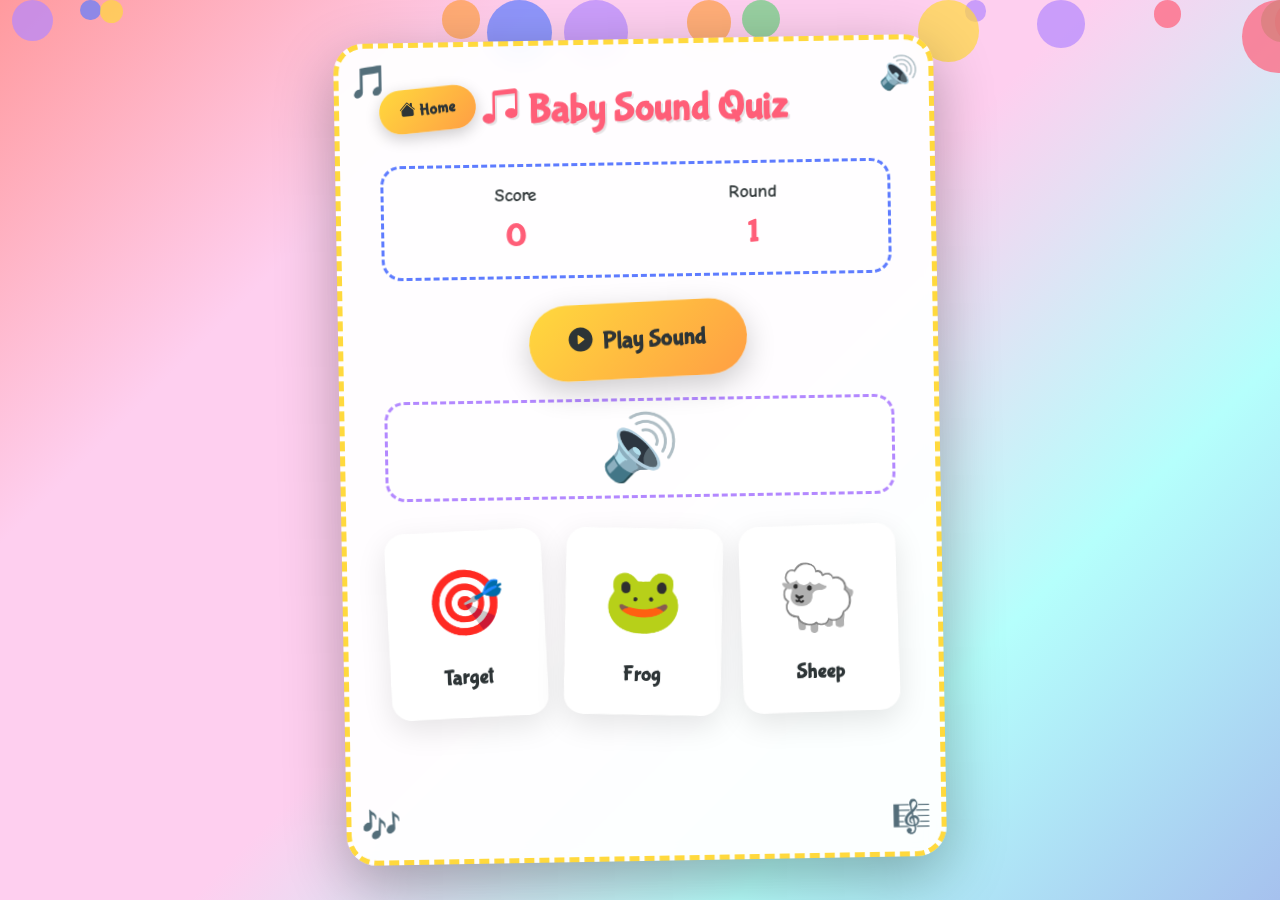
<file: sound-quiz.html>
<!DOCTYPE html>
<html lang="en">
<head>
    <meta charset="UTF-8">
    <meta name="viewport" content="width=device-width, initial-scale=1.0">
    <title>Baby Sound Quiz - BabyCare Hub</title>
    <!-- Bootstrap CSS -->
    <link href="https://cdn.jsdelivr.net/npm/bootstrap@5.3.0/dist/css/bootstrap.min.css" rel="stylesheet">
    <!-- Bootstrap Icons -->
    <link rel="stylesheet" href="https://cdn.jsdelivr.net/npm/bootstrap-icons@1.10.0/font/bootstrap-icons.css">
    <!-- Google Fonts -->
    <link href="https://fonts.googleapis.com/css2?family=Bubblegum+Sans&family=Comic+Neue:wght@400;700&display=swap" rel="stylesheet">
    <link rel="icon" href="image/logo.png" type="image/x-icon">
    <link rel="stylesheet" href="Css/baby-sound-quiz.css">
</head>
<body>
    <!-- Animated Background with Bubbles -->
    <div class="bg-animation" id="bgAnimation"></div>
    
    <div class="quiz-container">
        <!-- Fun emoji decorations -->
        <div class="emoji-decoration emoji-1">🎵</div>
        <div class="emoji-decoration emoji-2">🔊</div>
        <div class="emoji-decoration emoji-3">🎶</div>
        <div class="emoji-decoration emoji-4">🎼</div>
        
        <div class="quiz-header">
            <!-- Back to Home Button -->
            <button class="back-btn" onclick="goToHome()">
                <i class="bi bi-house-fill"></i>
                Home
            </button>
            
            <h1 class="quiz-title">
                <i class="bi bi-music-note-beamed"></i> Baby Sound Quiz
            </h1>
        </div>
        
        <div class="score-container">
            <div class="score-item">
                <span class="score-label">Score</span>
                <span class="score-value" id="score">0</span>
            </div>
            <div class="score-item">
                <span class="score-label">Round</span>
                <span class="score-value" id="round">1</span>
            </div>
        </div>
        
        <div class="sound-section">
            <button class="play-sound-btn" id="playSoundBtn" onclick="playSound()">
                <i class="bi bi-play-circle-fill"></i>
                Play Sound
            </button>
            <div class="sound-display" id="soundDisplay">
                <span id="soundEmoji">🔊</span>
            </div>
        </div>
        
        <div class="options-container" id="optionsContainer">
            <!-- Options will be generated here -->
        </div>
        
        <div class="feedback">
            <p class="feedback-text" id="feedback"></p>
        </div>
        
        <button class="next-btn" id="nextBtn" onclick="nextRound()">
            <i class="bi bi-arrow-right-circle-fill"></i> Next
        </button>
    </div>

    <!-- Bootstrap JS Bundle with Popper -->
    <script src="https://cdn.jsdelivr.net/npm/bootstrap@5.3.0/dist/js/bootstrap.bundle.min.js"></script>
    
    <script>
        document.addEventListener('DOMContentLoaded', function() {
            // Create animated bubbles
            createBubbles();
            
            // Initialize game
            initGame();
        });
        
        // Create animated bubbles
        function createBubbles() {
            const bgAnimation = document.getElementById('bgAnimation');
            const colors = ['#FF5E78', '#5E7CFF', '#FFD93D', '#B388FF', '#6BCF7F', '#FF9E44', '#FF6B9D'];
            
            for (let i = 0; i < 15; i++) {
                const bubble = document.createElement('div');
                bubble.classList.add('bubble');
                
                const size = Math.random() * 60 + 20;
                const left = Math.random() * 100;
                const animationDuration = Math.random() * 10 + 5;
                const color = colors[Math.floor(Math.random() * colors.length)];
                
                bubble.style.width = `${size}px`;
                bubble.style.height = `${size}px`;
                bubble.style.left = `${left}%`;
                bubble.style.background = color;
                bubble.style.animationDuration = `${animationDuration}s`;
                bubble.style.animationDelay = `${Math.random() * 5}s`;
                
                bgAnimation.appendChild(bubble);
            }
        }
        
        // Go to home page
        function goToHome() {
            window.location.href = 'index.html';
        }
        
        // Game data
        const sounds = [
            { emoji: '🐮', name: 'Cow', sound: 'Moo!' },
            { emoji: '🔔', name: 'Bell', sound: 'Ding!' },
            { emoji: '😂', name: 'Laugh', sound: 'Haha!' },
            { emoji: '🐶', name: 'Dog', sound: 'Woof!' },
            { emoji: '🐱', name: 'Cat', sound: 'Meow!' },
            { emoji: '🦆', name: 'Duck', sound: 'Quack!' },
            { emoji: '🐑', name: 'Sheep', sound: 'Baa!' },
            { emoji: '🐸', name: 'Frog', sound: 'Ribbit!' },
            { emoji: '🚗', name: 'Car', sound: 'Vroom!' },
            { emoji: '🚂', name: 'Train', sound: 'Choo!' },
            { emoji: '✈️', name: 'Plane', sound: 'Whoosh!' },
            { emoji: '🚲', name: 'Bike', sound: 'Ring!' },
            { emoji: '🎈', name: 'Balloon', sound: 'Pop!' },
            { emoji: '🎯', name: 'Target', sound: 'Hit!' },
            { emoji: '🎪', name: 'Circus', sound: 'Ta-da!' }
        ];
        
        let currentSound = null;
        let score = 0;
        let round = 1;
        let hasAnswered = false;
        
        // DOM elements
        const playSoundBtn = document.getElementById('playSoundBtn');
        const soundDisplay = document.getElementById('soundDisplay');
        const soundEmoji = document.getElementById('soundEmoji');
        const optionsContainer = document.getElementById('optionsContainer');
        const feedback = document.getElementById('feedback');
        const nextBtn = document.getElementById('nextBtn');
        const scoreEl = document.getElementById('score');
        const roundEl = document.getElementById('round');
        
        // Initialize game
        function initGame() {
            score = 0;
            round = 1;
            updateScore();
            generateNewRound();
        }
        
        // Generate new round
        function generateNewRound() {
            hasAnswered = false;
            resetFeedback();
            hideNextButton();
            
            // Select random sound
            currentSound = sounds[Math.floor(Math.random() * sounds.length)];
            
            // Generate 3 options (1 correct, 2 wrong)
            const options = [currentSound];
            
            // Add 2 random wrong options
            while (options.length < 3) {
                const randomSound = sounds[Math.floor(Math.random() * sounds.length)];
                if (!options.includes(randomSound)) {
                    options.push(randomSound);
                }
            }
            
            // Shuffle options
            options.sort(() => Math.random() - 0.5);
            
            // Create option cards
            optionsContainer.innerHTML = '';
            options.forEach((option, index) => {
                const card = document.createElement('div');
                card.className = 'option-card';
                card.onclick = () => selectOption(option, card);
                
                card.innerHTML = `
                    <span class="option-emoji">${option.emoji}</span>
                    <div class="option-name">${option.name}</div>
                `;
                
                optionsContainer.appendChild(card);
            });
            
            // Reset sound display
            soundEmoji.textContent = '🔊';
        }
        
        // Play sound
        function playSound() {
            if (!currentSound) return;
            
            // Animate button
            playSoundBtn.classList.add('playing');
            
            // Show sound emoji
            soundEmoji.textContent = currentSound.emoji;
            soundDisplay.style.animation = 'none';
            void soundDisplay.offsetWidth; // Trigger reflow
            soundDisplay.style.animation = 'bounceIn 0.5s ease';
            
            // Show toast with sound text
            showToast(`Sound: ${currentSound.sound}`);
            
            // Remove animation class
            setTimeout(() => {
                playSoundBtn.classList.remove('playing');
            }, 1500);
        }
        
        // Select option
        function selectOption(option, card) {
            if (hasAnswered) return;
            
            hasAnswered = true;
            
            // Disable all cards
            const allCards = document.querySelectorAll('.option-card');
            allCards.forEach(c => c.style.pointerEvents = 'none');
            
            if (option === currentSound) {
                // Correct answer
                card.classList.add('correct');
                showFeedback('✅ Correct! Great job!', true);
                score++;
                updateScore();
                celebrateSuccess();
            } else {
                // Wrong answer
                card.classList.add('incorrect');
                showFeedback('❌ Try again!', false);
                
                // Show correct answer
                allCards.forEach(c => {
                    if (c.querySelector('.option-name').textContent === currentSound.name) {
                        c.classList.add('correct');
                    }
                });
            }
            
            // Show next button
            showNextButton();
        }
        
        // Next round
        function nextRound() {
            round++;
            updateScore();
            generateNewRound();
        }
        
        // Show feedback
        function showFeedback(message, isCorrect) {
            feedback.textContent = message;
            feedback.className = 'feedback-text show ' + (isCorrect ? 'feedback-correct' : 'feedback-incorrect');
        }
        
        // Reset feedback
        function resetFeedback() {
            feedback.className = 'feedback-text';
        }
        
        // Show next button
        function showNextButton() {
            nextBtn.classList.add('show');
        }
        
        // Hide next button
        function hideNextButton() {
            nextBtn.classList.remove('show');
        }
        
        // Update score
        function updateScore() {
            scoreEl.textContent = score;
            roundEl.textContent = round;
            
            // Animate score
            scoreEl.style.animation = 'none';
            roundEl.style.animation = 'none';
            setTimeout(() => {
                scoreEl.style.animation = 'bounce 0.5s ease';
                roundEl.style.animation = 'bounce 0.5s ease';
            }, 10);
        }
        
        // Celebrate success
        function celebrateSuccess() {
            // Create celebration emojis
            const emojis = ['🎉', '🌟', '🎈', '🎊', '✨'];
            for (let i = 0; i < 5; i++) {
                setTimeout(() => {
                    const emoji = document.createElement('div');
                    emoji.textContent = emojis[Math.floor(Math.random() * emojis.length)];
                    emoji.style.cssText = `
                        position: fixed;
                        left: ${Math.random() * window.innerWidth}px;
                        top: ${window.innerHeight}px;
                        font-size: 2rem;
                        z-index: 9999;
                        pointer-events: none;
                        animation: float-up 2s ease-out forwards;
                    `;
                    document.body.appendChild(emoji);
                    
                    setTimeout(() => emoji.remove(), 2000);
                }, i * 100);
            }
        }
        
        // Show toast notification
        function showToast(message) {
            const toast = document.createElement('div');
            toast.style.cssText = `
                position: fixed;
                bottom: 30px;
                left: 50%;
                transform: translateX(-50%);
                background: white;
                padding: 1rem 1.5rem;
                border-radius: 20px;
                box-shadow: 0 10px 30px rgba(0,0,0,0.2);
                font-family: 'Bubblegum Sans', cursive;
                font-size: 1.2rem;
                font-weight: 700;
                color: var(--primary-color);
                z-index: 1000;
                border: 3px solid var(--accent-color);
                animation: slideInUp 0.3s ease;
            `;
            toast.textContent = message;
            document.body.appendChild(toast);
            
            setTimeout(() => {
                toast.style.animation = 'slideInDown 0.3s ease';
                setTimeout(() => toast.remove(), 300);
            }, 2000);
        }
        
        // Add slideInDown animation
        const style = document.createElement('style');
        style.textContent = `
            @keyframes slideInDown {
                from {
                    opacity: 1;
                    transform: translateX(-50%) translateY(0);
                }
                to {
                    opacity: 0;
                    transform: translateX(-50%) translateY(20px);
                }
            }
        `;
        document.head.appendChild(style);
    </script>
</body>
</html>
</file>
<file: Css/about.css>
* {
            margin: 0;
            padding: 0;
            box-sizing: border-box;
        }
        
        :root {
            --primary-color: #FF5E78;
            --secondary-color: #5E7CFF;
            --accent-color: #FFD93D;
            --purple-color: #B388FF;
            --green-color: #6BCF7F;
            --orange-color: #FF9E44;
            --pink-color: #FF6B9D;
            --dark-color: #2D3436;
        }
        
        body {
            font-family: 'Comic Neue', cursive;
            background: linear-gradient(135deg, #FF9A9E 0%, #FECFEF 25%, #FECFEF 50%, #B5FFFC 75%, #A6C1EE 100%);
            min-height: 100vh;
            padding: 2rem 0;
        }
        
        /* Add navbar styles here if needed */
        
        .about-container {
            max-width: 800px;
            margin: 0 auto;
            padding: 2rem;
        }
        
        .about-card {
            background: white;
            border-radius: 25px;
            box-shadow: 0 15px 35px rgba(0,0,0,0.15);
            padding: 3rem;
            border: 5px dashed var(--accent-color);
            transform: rotate(-1deg);
        }
        
        .about-title {
            font-family: 'Bubblegum Sans', cursive;
            font-size: 3rem;
            color: var(--primary-color);
            text-align: center;
            margin-bottom: 2rem;
            text-shadow: 3px 3px 0px rgba(0,0,0,0.1);
            animation: rainbow 5s infinite;
        }
        
        @keyframes rainbow {
            0% { color: var(--primary-color); }
            20% { color: var(--secondary-color); }
            40% { color: var(--purple-color); }
            60% { color: var(--green-color); }
            80% { color: var(--orange-color); }
            100% { color: var(--primary-color); }
        }
        
        .about-content {
            font-size: 1.2rem;
            line-height: 1.8;
            color: var(--dark-color);
            text-align: center;
        }
        
        .features-grid {
            display: grid;
            grid-template-columns: repeat(auto-fit, minmax(200px, 1fr));
            gap: 2rem;
            margin: 3rem 0;
        }
        
        .feature-item {
            text-align: center;
            padding: 1.5rem;
            background: rgba(255, 255, 255, 0.5);
            border-radius: 20px;
            transition: transform 0.3s;
        }
        
        .feature-item:hover {
            transform: translateY(-5px);
        }
        
        .feature-icon {
            font-size: 3rem;
            margin-bottom: 1rem;
        }
        
        .feature-title {
            font-family: 'Bubblegum Sans', cursive;
            font-size: 1.3rem;
            color: var(--secondary-color);
            margin-bottom: 0.5rem;
        }
        
        .back-button {
            display: block;
            margin: 2rem auto 0;
            background: linear-gradient(135deg, var(--accent-color), var(--orange-color));
            color: var(--dark-color);
            border: none;
            border-radius: 30px;
            padding: 15px 30px;
            font-size: 1.2rem;
            font-weight: 700;
            font-family: 'Bubblegum Sans', cursive;
            cursor: pointer;
            transition: all 0.3s;
            text-decoration: none;
            text-align: center;
            box-shadow: 0 10px 30px rgba(0,0,0,0.2);
        }
        
        .back-button:hover {
            transform: translateY(-3px);
            box-shadow: 0 15px 40px rgba(0,0,0,0.3);
        }
</file>
<file: Css/contact.css>
.contact-section {
        background: linear-gradient(120deg, #ffe0ec 62%, #c1e1f6 100%);
        font-family: "Comic Sans MS", "Comic Sans", cursive;
    }
    .info-card-bg,
    .form-card-bg { background: #fff9c4 !important; }
    .contact-title { color: #64b5f6; font-weight: bold; font-size: 2rem;}
    .contact-icon { font-size: 1.18em; margin-right: .5em;}
    .contact-social {
        display: inline-flex; align-items: center; justify-content: center;
        background: #ffe0ec; color: #64b5f6;
        height:2.2rem; width:2.2rem; font-size:1.32rem;
        border-radius: 50%; margin: 0 6px; transition: background .2s, color .2s;
        box-shadow: 0 2px 8px #ffb6b955; text-decoration: none;
    }
    .contact-social:hover, .contact-social:focus {
        background: #ffb6b9; color: #fff; outline: none; box-shadow: 0 8px 24px #ffb6b970;
    }
    .contact-btn {
        background: #64b5f6; color: #fff; font-weight: bold; font-size: 1.05em;
        border: none; box-shadow:0 2px 18px #64b6f675;
        transition: background 0.18s, transform 0.15s;
    }
    .contact-btn:hover, .contact-btn:focus {
        background: #ffb6b9; color:#fff; transform:scale(1.07);
    }
    .form-label { color: #64b5f6; font-weight: bold; }
    .form-control:focus { border-color: #ffb6b9; box-shadow: 0 2px 18px #c1e1f6aa;}
    .alert { border-radius: 1em;}
    @media (max-width:991.8px){
      .contact-title { font-size:1.38rem;}
      .info-card-bg, .form-card-bg { border-radius: 1em !important;}
    }
    .navbar {
        background: linear-gradient(90deg, #ffe0ec 60%, #c1e1f6 120%);
        border-radius: 2.5rem;
        font-family: "Comic Sans MS", "Comic Sans", cursive;
        box-shadow: 0 8px 36px 0 #ffb6b956;
        padding: 10px 0;
    }

    .navbar-brand span {
        font-weight: bold;
        color: #64b5f6;
        font-size: 1.45rem;
        letter-spacing: 0.04em;
    }

    .nav-link {
        font-size: 1.12rem;
        background: #fff9c4;
        padding: 10px 22px !important;
        border-radius: 1.8rem;
        margin: 0 2px;
        color: #474747 !important;
        transition: background 0.2s, color 0.23s, box-shadow 0.2s;
    }

    .nav-link:hover, .nav-link:focus {
        background: #ffb6b9;
        color: #fff !important;
        box-shadow: 0 4px 16px 0 #ffb6b946;
    }

    .enroll-btn {
        background: #64b5f6;
        color: #fff !important;
        border-radius: 2rem;
        font-weight: bold;
        padding: 10px 32px;
        font-size: 1.13rem;
        box-shadow: 0 2px 20px #64b5f660;
        transition: background 0.2s, transform 0.18s;
    }
    .enroll-btn:hover, .enroll-btn:focus {
        background: #ffb6b9;
        color: #fff !important;
        transform: scale(1.07);
    }

    .pastel-toggler {
        border-radius: 1.5rem;
        border: 2px solid #fff9c4;
        background: #fffde7;
    }

    @media (max-width: 991px) {
    .navbar-nav { gap: 0.3rem !important; }
    .nav-link, .enroll-btn { width: 100%; text-align: left; margin-bottom: 4px;}
    .navbar { border-radius: 0.8rem; }
    }
</file>
<file: Css/music-game.css>
* {
            margin: 0;
            padding: 0;
            box-sizing: border-box;
        }
        
        :root {
            --primary-color: #FF5E78;
            --secondary-color: #5E7CFF;
            --accent-color: #FFD93D;
            --purple-color: #B388FF;
            --green-color: #6BCF7F;
            --orange-color: #FF9E44;
            --pink-color: #FF6B9D;
            --dark-color: #2D3436;
        }
        
        body {
            font-family: 'Comic Neue', cursive;
            background: linear-gradient(135deg, #FF9A9E 0%, #FECFEF 25%, #FECFEF 50%, #B5FFFC 75%, #A6C1EE 100%);
            min-height: 100vh;
            display: flex;
            flex-direction: column;
            overflow-x: hidden;
            position: relative;
        }
        
        /* Animated Background with Bubbles */
        .bg-animation {
            position: fixed;
            width: 100%;
            height: 100%;
            top: 0;
            left: 0;
            z-index: -1;
            overflow: hidden;
        }
        
        .bubble {
            position: absolute;
            border-radius: 50%;
            opacity: 0.7;
            animation: float-up 8s infinite ease-in;
        }
        
        @keyframes float-up {
            0% {
                transform: translateY(100vh) scale(0);
                opacity: 0;
            }
            10% {
                opacity: 0.7;
            }
            90% {
                opacity: 0.7;
            }
            100% {
                transform: translateY(-100vh) scale(1.5);
                opacity: 0;
            }
        }
        
        /* Header */
        .game-header {
            background: rgba(255, 255, 255, 0.95);
            backdrop-filter: blur(10px);
            box-shadow: 0 5px 20px rgba(0,0,0,0.1);
            padding: 1rem 2rem;
            position: relative;
            z-index: 100;
            border-bottom: 5px solid var(--accent-color);
        }
        
        .header-container {
            max-width: 1200px;
            margin: 0 auto;
            display: flex;
            justify-content: space-between;
            align-items: center;
        }
        
        .back-btn {
            background: linear-gradient(135deg, var(--accent-color), var(--orange-color));
            color: var(--dark-color);
            border: none;
            border-radius: 50px;
            padding: 10px 20px;
            font-family: 'Bubblegum Sans', cursive;
            font-size: 1rem;
            font-weight: 700;
            cursor: pointer;
            transition: all 0.3s ease;
            display: flex;
            align-items: center;
            gap: 5px;
            box-shadow: 0 5px 15px rgba(0, 0, 0, 0.2);
            transform: rotate(-5deg);
        }
        
        .back-btn:hover {
            transform: translateY(-3px) rotate(0deg) scale(1.05);
            box-shadow: 0 8px 25px rgba(0, 0, 0, 0.3);
        }
        
        .game-title {
            font-family: 'Bubblegum Sans', cursive;
            font-size: 2.5rem;
            font-weight: 700;
            color: var(--primary-color);
            text-shadow: 2px 2px 0px rgba(0,0,0,0.1);
            animation: rainbow 5s infinite;
        }
        
        @keyframes rainbow {
            0% { color: var(--primary-color); }
            20% { color: var(--secondary-color); }
            40% { color: var(--purple-color); }
            60% { color: var(--green-color); }
            80% { color: var(--orange-color); }
            100% { color: var(--primary-color); }
        }
        
        /* Main Game Container */
        .game-container {
            flex: 1;
            display: flex;
            flex-direction: column;
            padding: 2rem;
            max-width: 1200px;
            margin: 0 auto;
            width: 100%;
        }
        
        /* Mascot Section */
        .mascot-section {
            text-align: center;
            margin-bottom: 2rem;
        }
        
        .mascot-container {
            display: inline-block;
            position: relative;
            animation: bounce 2s infinite;
        }
        
        @keyframes bounce {
            0%, 20%, 50%, 80%, 100% {
                transform: translateY(0);
            }
            40% {
                transform: translateY(-15px);
            }
            60% {
                transform: translateY(-7px);
            }
        }
        
        .mascot-image {
            width: 120px;
            height: 120px;
            border-radius: 50%;
            background: linear-gradient(135deg, var(--accent-color), var(--orange-color));
            display: flex;
            align-items: center;
            justify-content: center;
            font-size: 4rem;
            box-shadow: 0 10px 30px rgba(0,0,0,0.2);
            border: 5px dashed var(--pink-color);
        }
        
        .mascot-speech {
            position: absolute;
            top: -30px;
            right: -40px;
            background: white;
            padding: 0.5rem 1rem;
            border-radius: 20px;
            box-shadow: 0 5px 15px rgba(0,0,0,0.2);
            font-family: 'Bubblegum Sans', cursive;
            font-size: 1rem;
            color: var(--primary-color);
            transform: rotate(5deg);
        }
        
        .mascot-speech::after {
            content: '';
            position: absolute;
            bottom: -10px;
            left: 20px;
            border-width: 10px 10px 0;
            border-style: solid;
            border-color: white transparent transparent;
        }
        
        /* Music Instruments Section */
        .instruments-section {
            background: rgba(255, 255, 255, 0.5);
            border-radius: 30px;
            padding: 2rem;
            margin-bottom: 2rem;
            border: 5px dashed var(--secondary-color);
            transform: rotate(-1deg);
        }
        
        .section-title {
            font-family: 'Bubblegum Sans', cursive;
            font-size: 2rem;
            color: var(--dark-color);
            text-align: center;
            margin-bottom: 2rem;
        }
        
        .instruments-grid {
            display: grid;
            grid-template-columns: repeat(auto-fit, minmax(150px, 1fr));
            gap: 1.5rem;
        }
        
        .music-btn {
            background: white;
            border: none;
            border-radius: 20px;
            padding: 1.5rem;
            cursor: pointer;
            transition: all 0.3s ease;
            box-shadow: 0 10px 30px rgba(0,0,0,0.1);
            display: flex;
            flex-direction: column;
            align-items: center;
            gap: 0.5rem;
            transform: rotate(-2deg);
            position: relative;
            overflow: hidden;
        }
        
        .music-btn:nth-child(even) {
            transform: rotate(2deg);
        }
        
        .music-btn::before {
            content: '';
            position: absolute;
            top: -50%;
            left: -50%;
            width: 200%;
            height: 200%;
            background: linear-gradient(45deg, transparent, rgba(255,255,255,0.3), transparent);
            transform: rotate(45deg);
            animation: shine 3s infinite;
        }
        
        @keyframes shine {
            0% {
                transform: translateX(-100%) translateY(-100%) rotate(45deg);
            }
            100% {
                transform: translateX(100%) translateY(100%) rotate(45deg);
            }
        }
        
        .music-btn:hover {
            transform: translateY(-10px) rotate(0deg) scale(1.05);
            box-shadow: 0 20px 40px rgba(0,0,0,0.2);
        }
        
        .music-btn:active {
            transform: translateY(-5px) rotate(0deg) scale(1.02);
        }
        
        .music-btn.playing {
            animation: musicPulse 0.5s ease 3;
        }
        
        @keyframes musicPulse {
            0% { transform: scale(1); }
            50% { transform: scale(1.1); }
            100% { transform: scale(1); }
        }
        
        .instrument-icon {
            font-size: 3rem;
            margin-bottom: 0.5rem;
        }
        
        .instrument-name {
            font-family: 'Bubblegum Sans', cursive;
            font-size: 1.1rem;
            font-weight: 700;
            color: var(--dark-color);
        }
        
        .btn-drum {
            background: linear-gradient(135deg, var(--primary-color), var(--pink-color));
        }
        
        .btn-piano {
            background: linear-gradient(135deg, var(--secondary-color), var(--purple-color));
        }
        
        .btn-xylophone {
            background: linear-gradient(135deg, var(--accent-color), var(--orange-color));
        }
        
        .btn-animal {
            background: linear-gradient(135deg, var(--green-color), #4CAF50);
        }
        
        /* Make Your Own Tune Section */
        .tune-section {
            background: rgba(255, 255, 255, 0.5);
            border-radius: 30px;
            padding: 2rem;
            border: 5px dashed var(--accent-color);
            transform: rotate(1deg);
        }
        
        .tune-grid {
            display: grid;
            grid-template-columns: repeat(auto-fit, minmax(100px, 1fr));
            gap: 1rem;
        }
        
        .tune-btn {
            background: white;
            border: none;
            border-radius: 15px;
            padding: 1rem;
            cursor: pointer;
            transition: all 0.3s ease;
            box-shadow: 0 5px 15px rgba(0,0,0,0.1);
            display: flex;
            flex-direction: column;
            align-items: center;
            gap: 0.3rem;
            font-size: 2rem;
            transform: rotate(-1deg);
        }
        
        .tune-btn:nth-child(even) {
            transform: rotate(1deg);
        }
        
        .tune-btn:hover {
            transform: translateY(-5px) rotate(0deg) scale(1.05);
            box-shadow: 0 10px 25px rgba(0,0,0,0.2);
        }
        
        .tune-btn:active {
            transform: translateY(-2px) rotate(0deg) scale(1.02);
        }
        
        .tune-btn.playing {
            animation: tuneGlow 0.5s ease;
        }
        
        @keyframes tuneGlow {
            0% { box-shadow: 0 5px 15px rgba(0,0,0,0.1); }
            50% { box-shadow: 0 0 20px rgba(255, 215, 0, 0.6); }
            100% { box-shadow: 0 5px 15px rgba(0,0,0,0.1); }
        }
        
        .btn-note-c {
            background: linear-gradient(135deg, #FF5E78, #FF6B9D);
        }
        
        .btn-note-d {
            background: linear-gradient(135deg, #5E7CFF, #7C4DFF);
        }
        
        .btn-note-e {
            background: linear-gradient(135deg, #FFD93D, #FF9E44);
        }
        
        .btn-note-f {
            background: linear-gradient(135deg, #6BCF7F, #4CAF50);
        }
        
        .btn-note-g {
            background: linear-gradient(135deg, #B388FF, #9C27B0);
        }
        
        .btn-note-a {
            background: linear-gradient(135deg, #FF9E44, #FF6B9D);
        }
        
        .btn-note-b {
            background: linear-gradient(135deg, #FF6B9D, #FF5E78);
        }
        
        /* Sound Effect */
        .sound-effect {
            position: fixed;
            top: 50%;
            left: 50%;
            transform: translate(-50%, -50%);
            font-family: 'Bubblegum Sans', cursive;
            font-size: 3rem;
            color: var(--accent-color);
            background: rgba(255, 255, 255, 0.9);
            padding: 1rem 2rem;
            border-radius: 20px;
            box-shadow: 0 10px 30px rgba(0,0,0,0.2);
            z-index: 1000;
            animation: soundPop 0.5s ease;
            pointer-events: none;
        }
        
        @keyframes soundPop {
            0% {
                transform: translate(-50%, -50%) scale(0);
                opacity: 0;
            }
            50% {
                transform: translate(-50%, -50%) scale(1.2);
                opacity: 1;
            }
            100% {
                transform: translate(-50%, -50%) scale(1);
                opacity: 0;
            }
        }
        
        /* Music Notes Animation */
        .music-note {
            position: fixed;
            font-size: 2rem;
            animation: floatNote 3s ease-in-out forwards;
            pointer-events: none;
            z-index: 999;
        }
        
        @keyframes floatNote {
            0% {
                transform: translateY(0) rotate(0deg);
                opacity: 1;
            }
            100% {
                transform: translateY(-200px) rotate(360deg);
                opacity: 0;
            }
        }
        
        /* Responsive Design */
        @media (max-width: 768px) {
            .game-title {
                font-size: 2rem;
            }
            
            .mascot-image {
                width: 100px;
                height: 100px;
                font-size: 3rem;
            }
            
            .mascot-speech {
                font-size: 0.8rem;
                right: -30px;
            }
            
            .instruments-section,
            .tune-section {
                transform: rotate(0deg);
            }
            
            .instruments-grid {
                grid-template-columns: repeat(2, 1fr);
                gap: 1rem;
            }
            
            .tune-grid {
                grid-template-columns: repeat(3, 1fr);
                gap: 0.5rem;
            }
            
            .music-btn {
                padding: 1rem;
            }
            
            .instrument-icon {
                font-size: 2.5rem;
            }
            
            .instrument-name {
                font-size: 1rem;
            }
            
            .tune-btn {
                padding: 0.8rem;
                font-size: 1.5rem;
            }
        }
</file>
<file: Css/shape-game.css>
* {
            margin: 0;
            padding: 0;
            box-sizing: border-box;
        }
        
        :root {
            --primary-color: #FF5E78;
            --secondary-color: #5E7CFF;
            --accent-color: #FFD93D;
            --purple-color: #B388FF;
            --green-color: #6BCF7F;
            --orange-color: #FF9E44;
            --pink-color: #FF6B9D;
            --dark-color: #2D3436;
        }
        
        body {
            font-family: 'Comic Neue', cursive;
            background: linear-gradient(135deg, #FF9A9E 0%, #FECFEF 25%, #FECFEF 50%, #B5FFFC 75%, #A6C1EE 100%);
            min-height: 100vh;
            display: flex;
            flex-direction: column;
            overflow-x: hidden;
            position: relative;
        }
        
        /* Animated Background with Bubbles */
        .bg-animation {
            position: fixed;
            width: 100%;
            height: 100%;
            top: 0;
            left: 0;
            z-index: -1;
            overflow: hidden;
        }
        
        .bubble {
            position: absolute;
            border-radius: 50%;
            opacity: 0.7;
            animation: float-up 8s infinite ease-in;
        }
        
        @keyframes float-up {
            0% {
                transform: translateY(100vh) scale(0);
                opacity: 0;
            }
            10% {
                opacity: 0.7;
            }
            90% {
                opacity: 0.7;
            }
            100% {
                transform: translateY(-100vh) scale(1.5);
                opacity: 0;
            }
        }
        
        /* Header */
        .game-header {
            background: rgba(255, 255, 255, 0.95);
            backdrop-filter: blur(10px);
            box-shadow: 0 5px 20px rgba(0,0,0,0.1);
            padding: 1rem 2rem;
            position: relative;
            z-index: 100;
            border-bottom: 5px solid var(--accent-color);
        }
        
        .header-container {
            max-width: 1200px;
            margin: 0 auto;
            display: flex;
            justify-content: space-between;
            align-items: center;
        }
        
        .back-btn {
            background: linear-gradient(135deg, var(--accent-color), var(--orange-color));
            color: var(--dark-color);
            border: none;
            border-radius: 50px;
            padding: 10px 20px;
            font-family: 'Bubblegum Sans', cursive;
            font-size: 1rem;
            font-weight: 700;
            cursor: pointer;
            transition: all 0.3s ease;
            display: flex;
            align-items: center;
            gap: 5px;
            box-shadow: 0 5px 15px rgba(0, 0, 0, 0.2);
            transform: rotate(-5deg);
        }
        
        .back-btn:hover {
            transform: translateY(-3px) rotate(0deg) scale(1.05);
            box-shadow: 0 8px 25px rgba(0, 0, 0, 0.3);
        }
        
        .game-title {
            font-family: 'Bubblegum Sans', cursive;
            font-size: 2.5rem;
            font-weight: 700;
            color: var(--primary-color);
            text-shadow: 2px 2px 0px rgba(0,0,0,0.1);
            animation: rainbow 5s infinite;
        }
        
        @keyframes rainbow {
            0% { color: var(--primary-color); }
            20% { color: var(--secondary-color); }
            40% { color: var(--purple-color); }
            60% { color: var(--green-color); }
            80% { color: var(--orange-color); }
            100% { color: var(--primary-color); }
        }
        
        /* Main Game Container */
        .game-container {
            flex: 1;
            display: flex;
            flex-direction: column;
            padding: 2rem;
            max-width: 1200px;
            margin: 0 auto;
            width: 100%;
        }
        
        /* Score Display */
        .score-display {
            background: rgba(255, 255, 255, 0.5);
            border-radius: 20px;
            padding: 1rem 2rem;
            margin-bottom: 2rem;
            text-align: center;
            border: 3px dashed var(--secondary-color);
        }
        
        .score-text {
            font-family: 'Bubblegum Sans', cursive;
            font-size: 1.5rem;
            color: var(--dark-color);
            margin: 0;
        }
        
        .score-value {
            font-family: 'Bubblegum Sans', cursive;
            font-size: 2rem;
            color: var(--primary-color);
            font-weight: 700;
        }
        
        /* Game Area */
        .game-area {
            display: grid;
            grid-template-columns: 1fr 1fr;
            gap: 2rem;
            flex: 1;
            margin-bottom: 2rem;
        }
        
        /* Shapes Container */
        .shapes-container {
            background: rgba(255, 255, 255, 0.5);
            border-radius: 30px;
            padding: 2rem;
            border: 5px dashed var(--accent-color);
            transform: rotate(-2deg);
        }
        
        .shapes-title {
            font-family: 'Bubblegum Sans', cursive;
            font-size: 1.8rem;
            color: var(--dark-color);
            text-align: center;
            margin-bottom: 1.5rem;
        }
        
        .shapes-grid {
            display: grid;
            grid-template-columns: repeat(2, 1fr);
            gap: 1.5rem;
        }
        
        .shape-item {
            width: 100px;
            height: 100px;
            cursor: grab;
            transition: all 0.3s ease;
            position: relative;
            display: flex;
            align-items: center;
            justify-content: center;
            font-size: 3rem;
            user-select: none;
            z-index: 10;
        }
        
        .shape-item:active {
            cursor: grabbing;
        }
        
        .shape-item.dragging {
            opacity: 0.5;
            transform: scale(1.1);
            z-index: 1000;
        }
        
        .shape-circle {
            background: linear-gradient(135deg, var(--primary-color), var(--pink-color));
            border-radius: 50%;
            box-shadow: 0 5px 15px rgba(0,0,0,0.2);
        }
        
        .shape-square {
            background: linear-gradient(135deg, var(--secondary-color), var(--purple-color));
            border-radius: 15px;
            box-shadow: 0 5px 15px rgba(0,0,0,0.2);
        }
        
        .shape-triangle {
            width: 0;
            height: 0;
            border-left: 50px solid transparent;
            border-right: 50px solid transparent;
            border-bottom: 100px solid var(--green-color);
            filter: drop-shadow(0 5px 15px rgba(0,0,0,0.2));
        }
        
        .shape-rectangle {
            background: linear-gradient(135deg, var(--accent-color), var(--orange-color));
            border-radius: 15px;
            width: 120px;
            height: 70px;
            box-shadow: 0 5px 15px rgba(0,0,0,0.2);
        }
        
        .shape-star {
            background: linear-gradient(135deg, var(--purple-color), var(--secondary-color));
            clip-path: polygon(50% 0%, 61% 35%, 98% 35%, 68% 57%, 79% 91%, 50% 70%, 21% 91%, 32% 57%, 2% 35%, 39% 35%);
            box-shadow: 0 5px 15px rgba(0,0,0,0.2);
        }
        
        /* Drop Zones */
        .drop-zones-container {
            background: rgba(255, 255, 255, 0.5);
            border-radius: 30px;
            padding: 2rem;
            border: 5px dashed var(--green-color);
            transform: rotate(2deg);
        }
        
        .drop-zones-title {
            font-family: 'Bubblegum Sans', cursive;
            font-size: 1.8rem;
            color: var(--dark-color);
            text-align: center;
            margin-bottom: 1.5rem;
        }
        
        .drop-zones-grid {
            display: grid;
            grid-template-columns: repeat(2, 1fr);
            gap: 1.5rem;
        }
        
        .drop-zone {
            width: 120px;
            height: 120px;
            border: 3px dashed rgba(0,0,0,0.3);
            border-radius: 15px;
            display: flex;
            align-items: center;
            justify-content: center;
            position: relative;
            transition: all 0.3s ease;
            background: rgba(255, 255, 255, 0.3);
        }
        
        .drop-zone.drag-over {
            background: rgba(255, 255, 255, 0.6);
            border-color: var(--accent-color);
            transform: scale(1.05);
        }
        
        .drop-zone.correct {
            background: rgba(108, 207, 127, 0.3);
            border-color: var(--green-color);
            animation: correctPulse 0.6s ease;
        }
        
        @keyframes correctPulse {
            0% { transform: scale(1); }
            50% { transform: scale(1.1); }
            100% { transform: scale(1); }
        }
        
        .drop-zone-outline {
            position: absolute;
            pointer-events: none;
            opacity: 0.3;
        }
        
        .outline-circle {
            width: 80px;
            height: 80px;
            border: 3px dashed var(--primary-color);
            border-radius: 50%;
        }
        
        .outline-square {
            width: 80px;
            height: 80px;
            border: 3px dashed var(--secondary-color);
            border-radius: 10px;
        }
        
        .outline-triangle {
            width: 0;
            height: 0;
            border-left: 40px solid transparent;
            border-right: 40px solid transparent;
            border-bottom: 80px dashed var(--green-color);
        }
        
        .outline-rectangle {
            width: 100px;
            height: 60px;
            border: 3px dashed var(--accent-color);
            border-radius: 10px;
        }
        
        .outline-star {
            width: 80px;
            height: 80px;
            clip-path: polygon(50% 0%, 61% 35%, 98% 35%, 68% 57%, 79% 91%, 50% 70%, 21% 91%, 32% 57%, 2% 35%, 39% 35%);
            border: 3px dashed var(--purple-color);
        }
        
        /* Success Message */
        .success-message {
            display: none;
            background: rgba(255, 255, 255, 0.95);
            border-radius: 30px;
            padding: 2rem;
            text-align: center;
            border: 5px dashed var(--accent-color);
            box-shadow: 0 10px 30px rgba(0,0,0,0.2);
            margin-bottom: 2rem;
            animation: slideInUp 0.5s ease;
        }
        
        .success-message.show {
            display: block;
        }
        
        @keyframes slideInUp {
            from {
                opacity: 0;
                transform: translateY(30px);
            }
            to {
                opacity: 1;
                transform: translateY(0);
            }
        }
        
        .success-title {
            font-family: 'Bubblegum Sans', cursive;
            font-size: 2.5rem;
            color: var(--primary-color);
            margin-bottom: 1rem;
            animation: bounce 1s ease infinite;
        }
        
        @keyframes bounce {
            0%, 20%, 50%, 80%, 100% {
                transform: translateY(0);
            }
            40% {
                transform: translateY(-15px);
            }
            60% {
                transform: translateY(-7px);
            }
        }
        
        .success-text {
            font-family: 'Comic Neue', cursive;
            font-size: 1.3rem;
            color: var(--dark-color);
            margin-bottom: 1.5rem;
        }
        
        .play-again-btn {
            background: linear-gradient(135deg, var(--accent-color), var(--orange-color));
            color: var(--dark-color);
            border: none;
            border-radius: 50px;
            padding: 1rem 2rem;
            font-family: 'Bubblegum Sans', cursive;
            font-size: 1.3rem;
            font-weight: 700;
            cursor: pointer;
            transition: all 0.3s ease;
            box-shadow: 0 5px 15px rgba(0,0,0,0.2);
            transform: rotate(-2deg);
        }
        
        .play-again-btn:hover {
            transform: translateY(-3px) rotate(0deg) scale(1.05);
            box-shadow: 0 8px 25px rgba(0,0,0,0.3);
        }
        
        /* Confetti */
        .confetti {
            position: fixed;
            width: 10px;
            height: 10px;
            background: var(--accent-color);
            position: absolute;
            animation: confetti-fall 3s linear forwards;
        }
        
        @keyframes confetti-fall {
            0% {
                transform: translateY(-100vh) rotate(0deg);
                opacity: 1;
            }
            100% {
                transform: translateY(100vh) rotate(720deg);
                opacity: 0;
            }
        }
        
        /* Sound Effect */
        .sound-effect {
            position: fixed;
            top: 50%;
            left: 50%;
            transform: translate(-50%, -50%);
            font-family: 'Bubblegum Sans', cursive;
            font-size: 3rem;
            color: var(--accent-color);
            background: rgba(255, 255, 255, 0.9);
            padding: 1rem 2rem;
            border-radius: 20px;
            box-shadow: 0 10px 30px rgba(0,0,0,0.2);
            z-index: 1000;
            animation: soundPop 0.5s ease;
            pointer-events: none;
        }
        
        @keyframes soundPop {
            0% {
                transform: translate(-50%, -50%) scale(0);
                opacity: 0;
            }
            50% {
                transform: translate(-50%, -50%) scale(1.2);
                opacity: 1;
            }
            100% {
                transform: translate(-50%, -50%) scale(1);
                opacity: 0;
            }
        }
        
        /* Responsive Design */
        @media (max-width: 768px) {
            .game-area {
                grid-template-columns: 1fr;
                gap: 1.5rem;
            }
            
            .shapes-container,
            .drop-zones-container {
                transform: rotate(0deg);
                padding: 1.5rem;
            }
            
            .shapes-grid,
            .drop-zones-grid {
                grid-template-columns: repeat(2, 1fr);
                gap: 1rem;
            }
            
            .shape-item {
                width: 80px;
                height: 80px;
                font-size: 2.5rem;
            }
            
            .shape-rectangle {
                width: 100px;
                height: 60px;
            }
            
            .drop-zone {
                width: 100px;
                height: 100px;
            }
            
            .outline-circle,
            .outline-square,
            .outline-star {
                width: 70px;
                height: 70px;
            }
            
            .outline-rectangle {
                width: 85px;
                height: 50px;
            }
            
            .outline-triangle {
                border-left-width: 35px;
                border-right-width: 35px;
                border-bottom-width: 70px;
            }
            
            .game-title {
                font-size: 2rem;
            }
            
            .success-title {
                font-size: 2rem;
            }
        }
</file>
<file: Css/puzzle-game.css>
* {
            margin: 0;
            padding: 0;
            box-sizing: border-box;
        }
        
        :root {
            --primary-color: #FF5E78;
            --secondary-color: #5E7CFF;
            --accent-color: #FFD93D;
            --purple-color: #B388FF;
            --green-color: #6BCF7F;
            --orange-color: #FF9E44;
            --pink-color: #FF6B9D;
            --dark-color: #2D3436;
        }
        
        body {
            font-family: 'Comic Neue', cursive;
            background: linear-gradient(135deg, #FF9A9E 0%, #FECFEF 25%, #FECFEF 50%, #B5FFFC 75%, #A6C1EE 100%);
            min-height: 100vh;
            display: flex;
            flex-direction: column;
            overflow-x: hidden;
            position: relative;
        }
        
        /* Animated Background with Bubbles */
        .bg-animation {
            position: fixed;
            width: 100%;
            height: 100%;
            top: 0;
            left: 0;
            z-index: -1;
            overflow: hidden;
        }
        
        .bubble {
            position: absolute;
            border-radius: 50%;
            opacity: 0.7;
            animation: float-up 8s infinite ease-in;
        }
        
        @keyframes float-up {
            0% {
                transform: translateY(100vh) scale(0);
                opacity: 0;
            }
            10% {
                opacity: 0.7;
            }
            90% {
                opacity: 0.7;
            }
            100% {
                transform: translateY(-100vh) scale(1.5);
                opacity: 0;
            }
        }
        
        /* Header */
        .game-header {
            background: rgba(255, 255, 255, 0.95);
            backdrop-filter: blur(10px);
            box-shadow: 0 5px 20px rgba(0,0,0,0.1);
            padding: 1rem 2rem;
            position: relative;
            z-index: 100;
            border-bottom: 5px solid var(--accent-color);
        }
        
        .header-container {
            max-width: 1200px;
            margin: 0 auto;
            display: flex;
            justify-content: space-between;
            align-items: center;
        }
        
        .back-btn {
            background: linear-gradient(135deg, var(--accent-color), var(--orange-color));
            color: var(--dark-color);
            border: none;
            border-radius: 50px;
            padding: 10px 20px;
            font-family: 'Bubblegum Sans', cursive;
            font-size: 1rem;
            font-weight: 700;
            cursor: pointer;
            transition: all 0.3s ease;
            display: flex;
            align-items: center;
            gap: 5px;
            box-shadow: 0 5px 15px rgba(0, 0, 0, 0.2);
            transform: rotate(-5deg);
        }
        
        .back-btn:hover {
            transform: translateY(-3px) rotate(0deg) scale(1.05);
            box-shadow: 0 8px 25px rgba(0, 0, 0, 0.3);
        }
        
        .game-title {
            font-family: 'Bubblegum Sans', cursive;
            font-size: 2.5rem;
            font-weight: 700;
            color: var(--primary-color);
            text-shadow: 2px 2px 0px rgba(0,0,0,0.1);
            animation: rainbow 5s infinite;
        }
        
        @keyframes rainbow {
            0% { color: var(--primary-color); }
            20% { color: var(--secondary-color); }
            40% { color: var(--purple-color); }
            60% { color: var(--green-color); }
            80% { color: var(--orange-color); }
            100% { color: var(--primary-color); }
        }
        
        /* Main Game Container */
        .game-container {
            flex: 1;
            display: flex;
            flex-direction: column;
            padding: 2rem;
            max-width: 1200px;
            margin: 0 auto;
            width: 100%;
        }
        
        /* Instructions */
        .instructions {
            background: rgba(255, 255, 255, 0.5);
            border-radius: 30px;
            padding: 1.5rem;
            margin-bottom: 2rem;
            text-align: center;
            border: 3px dashed var(--secondary-color);
            transform: rotate(-1deg);
        }
        
        .instructions-text {
            font-family: 'Bubblegum Sans', cursive;
            font-size: 1.5rem;
            color: var(--dark-color);
            margin: 0;
        }
        
        /* Puzzle Area */
        .puzzle-area {
            display: grid;
            grid-template-columns: 1fr 1fr;
            gap: 2rem;
            flex: 1;
            margin-bottom: 2rem;
        }
        
        /* Puzzle Pieces Container */
        .pieces-container {
            background: rgba(255, 255, 255, 0.5);
            border-radius: 30px;
            padding: 2rem;
            border: 5px dashed var(--accent-color);
            transform: rotate(-2deg);
        }
        
        .pieces-title {
            font-family: 'Bubblegum Sans', cursive;
            font-size: 1.8rem;
            color: var(--dark-color);
            text-align: center;
            margin-bottom: 1.5rem;
        }
        
        .pieces-grid {
            display: grid;
            grid-template-columns: repeat(2, 1fr);
            gap: 1.5rem;
        }
        
        .puzzle-piece {
            width: 120px;
            height: 120px;
            cursor: grab;
            transition: all 0.3s ease;
            position: relative;
            display: flex;
            align-items: center;
            justify-content: center;
            font-size: 4rem;
            user-select: none;
            z-index: 10;
            border-radius: 15px;
            box-shadow: 0 5px 15px rgba(0,0,0,0.2);
        }
        
        .puzzle-piece:active {
            cursor: grabbing;
        }
        
        .puzzle-piece.dragging {
            opacity: 0.5;
            transform: scale(1.1) rotate(5deg);
            z-index: 1000;
        }
        
        .puzzle-piece.placed {
            cursor: default;
            opacity: 0.7;
        }
        
        .piece-sun {
            background: linear-gradient(135deg, var(--accent-color), var(--orange-color));
        }
        
        .piece-house {
            background: linear-gradient(135deg, var(--primary-color), var(--pink-color));
        }
        
        .piece-tree {
            background: linear-gradient(135deg, var(--green-color), #4CAF50);
        }
        
        .piece-flower {
            background: linear-gradient(135deg, var(--purple-color), var(--secondary-color));
        }
        
        /* Puzzle Board */
        .puzzle-board {
            background: rgba(255, 255, 255, 0.5);
            border-radius: 30px;
            padding: 2rem;
            border: 5px dashed var(--green-color);
            transform: rotate(2deg);
            position: relative;
        }
        
        .board-title {
            font-family: 'Bubblegum Sans', cursive;
            font-size: 1.8rem;
            color: var(--dark-color);
            text-align: center;
            margin-bottom: 1.5rem;
        }
        
        .puzzle-grid {
            display: grid;
            grid-template-columns: repeat(2, 1fr);
            gap: 1.5rem;
            position: relative;
        }
        
        .puzzle-slot {
            width: 150px;
            height: 150px;
            border: 3px dashed rgba(0,0,0,0.3);
            border-radius: 15px;
            display: flex;
            align-items: center;
            justify-content: center;
            position: relative;
            transition: all 0.3s ease;
            background: rgba(255, 255, 255, 0.3);
        }
        
        .puzzle-slot.drag-over {
            background: rgba(255, 255, 255, 0.6);
            border-color: var(--accent-color);
            transform: scale(1.05);
        }
        
        .puzzle-slot.correct {
            background: rgba(108, 207, 127, 0.3);
            border-color: var(--green-color);
            animation: correctPulse 0.6s ease;
        }
        
        @keyframes correctPulse {
            0% { transform: scale(1); }
            50% { transform: scale(1.1); }
            100% { transform: scale(1); }
        }
        
        .slot-outline {
            position: absolute;
            pointer-events: none;
            opacity: 0.3;
            font-size: 5rem;
        }
        
        .slot-sun {
            color: var(--accent-color);
        }
        
        .slot-house {
            color: var(--primary-color);
        }
        
        .slot-tree {
            color: var(--green-color);
        }
        
        .slot-flower {
            color: var(--purple-color);
        }
        
        /* Success Message */
        .success-message {
            display: none;
            background: rgba(255, 255, 255, 0.95);
            border-radius: 30px;
            padding: 2rem;
            text-align: center;
            border: 5px dashed var(--accent-color);
            box-shadow: 0 10px 30px rgba(0,0,0,0.2);
            margin-bottom: 2rem;
            animation: slideInUp 0.5s ease;
        }
        
        .success-message.show {
            display: block;
        }
        
        @keyframes slideInUp {
            from {
                opacity: 0;
                transform: translateY(30px);
            }
            to {
                opacity: 1;
                transform: translateY(0);
            }
        }
        
        .success-title {
            font-family: 'Bubblegum Sans', cursive;
            font-size: 2.5rem;
            color: var(--primary-color);
            margin-bottom: 1rem;
            animation: bounce 1s ease infinite;
        }
        
        @keyframes bounce {
            0%, 20%, 50%, 80%, 100% {
                transform: translateY(0);
            }
            40% {
                transform: translateY(-15px);
            }
            60% {
                transform: translateY(-7px);
            }
        }
        
        .success-text {
            font-family: 'Comic Neue', cursive;
            font-size: 1.3rem;
            color: var(--dark-color);
            margin-bottom: 1.5rem;
        }
        
        .play-again-btn {
            background: linear-gradient(135deg, var(--accent-color), var(--orange-color));
            color: var(--dark-color);
            border: none;
            border-radius: 50px;
            padding: 1rem 2rem;
            font-family: 'Bubblegum Sans', cursive;
            font-size: 1.3rem;
            font-weight: 700;
            cursor: pointer;
            transition: all 0.3s ease;
            box-shadow: 0 5px 15px rgba(0,0,0,0.2);
            transform: rotate(-2deg);
        }
        
        .play-again-btn:hover {
            transform: translateY(-3px) rotate(0deg) scale(1.05);
            box-shadow: 0 8px 25px rgba(0,0,0,0.3);
        }
        
        /* Confetti */
        .confetti {
            position: fixed;
            width: 10px;
            height: 10px;
            background: var(--accent-color);
            position: absolute;
            animation: confetti-fall 3s linear forwards;
        }
        
        @keyframes confetti-fall {
            0% {
                transform: translateY(-100vh) rotate(0deg);
                opacity: 1;
            }
            100% {
                transform: translateY(100vh) rotate(720deg);
                opacity: 0;
            }
        }
        
        /* Sound Effect */
        .sound-effect {
            position: fixed;
            top: 50%;
            left: 50%;
            transform: translate(-50%, -50%);
            font-family: 'Bubblegum Sans', cursive;
            font-size: 3rem;
            color: var(--accent-color);
            background: rgba(255, 255, 255, 0.9);
            padding: 1rem 2rem;
            border-radius: 20px;
            box-shadow: 0 10px 30px rgba(0,0,0,0.2);
            z-index: 1000;
            animation: soundPop 0.5s ease;
            pointer-events: none;
        }
        
        @keyframes soundPop {
            0% {
                transform: translate(-50%, -50%) scale(0);
                opacity: 0;
            }
            50% {
                transform: translate(-50%, -50%) scale(1.2);
                opacity: 1;
            }
            100% {
                transform: translate(-50%, -50%) scale(1);
                opacity: 0;
            }
        }
        
        /* Progress Indicator */
        .progress-indicator {
            background: rgba(255, 255, 255, 0.5);
            border-radius: 20px;
            padding: 1rem 2rem;
            margin-bottom: 2rem;
            text-align: center;
            border: 3px dashed var(--secondary-color);
        }
        
        .progress-text {
            font-family: 'Bubblegum Sans', cursive;
            font-size: 1.5rem;
            color: var(--dark-color);
            margin: 0;
        }
        
        .progress-dots {
            display: flex;
            justify-content: center;
            gap: 1rem;
            margin-top: 1rem;
        }
        
        .progress-dot {
            width: 20px;
            height: 20px;
            border-radius: 50%;
            background: rgba(0,0,0,0.2);
            transition: all 0.3s ease;
        }
        
        .progress-dot.completed {
            background: var(--green-color);
            animation: dotPulse 0.5s ease;
        }
        
        @keyframes dotPulse {
            0% { transform: scale(1); }
            50% { transform: scale(1.3); }
            100% { transform: scale(1); }
        }
        
        /* Responsive Design */
        @media (max-width: 768px) {
            .puzzle-area {
                grid-template-columns: 1fr;
                gap: 1.5rem;
            }
            
            .pieces-container,
            .puzzle-board {
                transform: rotate(0deg);
                padding: 1.5rem;
            }
            
            .pieces-grid,
            .puzzle-grid {
                grid-template-columns: repeat(2, 1fr);
                gap: 1rem;
            }
            
            .puzzle-piece {
                width: 100px;
                height: 100px;
                font-size: 3rem;
            }
            
            .puzzle-slot {
                width: 120px;
                height: 120px;
            }
            
            .slot-outline {
                font-size: 4rem;
            }
            
            .game-title {
                font-size: 2rem;
            }
            
            .success-title {
                font-size: 2rem;
            }
            
            .instructions-text {
                font-size: 1.3rem;
            }
        }
</file>
<file: Css/baby-sound-quiz.css>
* {
            margin: 0;
            padding: 0;
            box-sizing: border-box;
        }
        
        :root {
            --primary-color: #FF5E78;
            --secondary-color: #5E7CFF;
            --accent-color: #FFD93D;
            --purple-color: #B388FF;
            --green-color: #6BCF7F;
            --orange-color: #FF9E44;
            --pink-color: #FF6B9D;
            --dark-color: #2D3436;
        }
        
        body {
            font-family: 'Comic Neue', cursive;
            background: linear-gradient(135deg, #FF9A9E 0%, #FECFEF 25%, #FECFEF 50%, #B5FFFC 75%, #A6C1EE 100%);
            min-height: 100vh;
            display: flex;
            justify-content: center;
            align-items: center;
            padding: 20px;
            overflow: hidden;
            position: relative;
        }
        
        /* Animated Background with Bubbles */
        .bg-animation {
            position: fixed;
            width: 100%;
            height: 100%;
            top: 0;
            left: 0;
            z-index: -1;
            overflow: hidden;
        }
        
        .bubble {
            position: absolute;
            border-radius: 50%;
            opacity: 0.7;
            animation: float-up 8s infinite ease-in;
        }
        
        @keyframes float-up {
            0% {
                transform: translateY(100vh) scale(0);
                opacity: 0;
            }
            10% {
                opacity: 0.7;
            }
            90% {
                opacity: 0.7;
            }
            100% {
                transform: translateY(-100vh) scale(1.5);
                opacity: 0;
            }
        }
        
        .quiz-container {
            background: rgba(255, 255, 255, 0.95);
            backdrop-filter: blur(10px);
            border-radius: 30px;
            box-shadow: 0 20px 60px rgba(0, 0, 0, 0.3);
            padding: 40px;
            max-width: 600px;
            width: 100%;
            position: relative;
            z-index: 10;
            border: 5px dashed var(--accent-color);
            animation: slideInUp 0.5s ease-out;
            transform: rotate(-1deg);
        }
        
        @keyframes slideInUp {
            from {
                opacity: 0;
                transform: translateY(50px) rotate(-1deg);
            }
            to {
                opacity: 1;
                transform: translateY(0) rotate(-1deg);
            }
        }
        
        .quiz-header {
            text-align: center;
            margin-bottom: 30px;
            position: relative;
        }
        
        .quiz-title {
            font-family: 'Bubblegum Sans', cursive;
            font-size: 2.5rem;
            font-weight: 700;
            color: var(--primary-color);
            margin-bottom: 10px;
            text-shadow: 2px 2px 0px rgba(0,0,0,0.1);
            animation: rainbow 5s infinite;
        }
        
        @keyframes rainbow {
            0% { color: var(--primary-color); }
            20% { color: var(--secondary-color); }
            40% { color: var(--purple-color); }
            60% { color: var(--green-color); }
            80% { color: var(--orange-color); }
            100% { color: var(--primary-color); }
        }
        
        .back-btn {
            position: absolute;
            top: 0;
            left: 0;
            background: linear-gradient(135deg, var(--accent-color), var(--orange-color));
            color: var(--dark-color);
            border: none;
            border-radius: 50px;
            padding: 10px 20px;
            font-family: 'Bubblegum Sans', cursive;
            font-size: 1rem;
            font-weight: 700;
            cursor: pointer;
            transition: all 0.3s ease;
            display: flex;
            align-items: center;
            gap: 5px;
            box-shadow: 0 5px 15px rgba(0, 0, 0, 0.2);
            transform: rotate(-5deg);
        }
        
        .back-btn:hover {
            transform: translateY(-3px) rotate(0deg) scale(1.05);
            box-shadow: 0 8px 25px rgba(0, 0, 0, 0.3);
        }
        
        .score-container {
            display: flex;
            justify-content: space-around;
            margin-bottom: 25px;
            padding: 15px;
            background: rgba(255, 255, 255, 0.5);
            border-radius: 20px;
            border: 3px dashed var(--secondary-color);
        }
        
        .score-item {
            text-align: center;
        }
        
        .score-label {
            font-weight: 700;
            color: var(--dark-color);
            font-size: 1.1rem;
            display: block;
            margin-bottom: 5px;
        }
        
        .score-value {
            font-family: 'Bubblegum Sans', cursive;
            font-size: 2rem;
            font-weight: 700;
            color: var(--primary-color);
            display: block;
            animation: bounce 2s infinite;
        }
        
        @keyframes bounce {
            0%, 20%, 50%, 80%, 100% {
                transform: translateY(0);
            }
            40% {
                transform: translateY(-10px);
            }
            60% {
                transform: translateY(-5px);
            }
        }
        
        .sound-section {
            text-align: center;
            margin-bottom: 30px;
        }
        
        .play-sound-btn {
            background: linear-gradient(135deg, var(--accent-color), var(--orange-color));
            color: var(--dark-color);
            border: none;
            border-radius: 50px;
            padding: 20px 40px;
            font-family: 'Bubblegum Sans', cursive;
            font-size: 1.5rem;
            font-weight: 700;
            cursor: pointer;
            transition: all 0.3s ease;
            display: inline-flex;
            align-items: center;
            gap: 10px;
            box-shadow: 0 10px 30px rgba(0, 0, 0, 0.2);
            transform: rotate(-2deg);
        }
        
        .play-sound-btn:hover {
            transform: translateY(-5px) rotate(0deg) scale(1.05);
            box-shadow: 0 15px 40px rgba(0, 0, 0, 0.3);
        }
        
        .play-sound-btn:active {
            transform: translateY(-2px) rotate(0deg) scale(1.02);
        }
        
        .play-sound-btn.playing {
            animation: pulse 0.5s ease 3;
        }
        
        .sound-display {
            margin-top: 20px;
            font-size: 4rem;
            height: 100px;
            display: flex;
            align-items: center;
            justify-content: center;
            background: rgba(255, 255, 255, 0.5);
            border-radius: 20px;
            border: 3px dashed var(--purple-color);
            animation: bounceIn 0.5s ease;
        }
        
        @keyframes bounceIn {
            0% {
                transform: scale(0);
                opacity: 0;
            }
            50% {
                transform: scale(1.1);
            }
            100% {
                transform: scale(1);
                opacity: 1;
            }
        }
        
        .options-container {
            display: grid;
            grid-template-columns: repeat(3, 1fr);
            gap: 20px;
            margin-bottom: 30px;
        }
        
        .option-card {
            background: white;
            border-radius: 20px;
            padding: 20px;
            text-align: center;
            cursor: pointer;
            transition: all 0.3s ease;
            border: 5px solid transparent;
            box-shadow: 0 10px 30px rgba(0, 0, 0, 0.1);
            transform: rotate(-2deg);
        }
        
        .option-card:nth-child(2) {
            transform: rotate(2deg);
        }
        
        .option-card:nth-child(3) {
            transform: rotate(-1deg);
        }
        
        .option-card:hover {
            transform: translateY(-10px) rotate(0deg) scale(1.05);
            box-shadow: 0 20px 40px rgba(0, 0, 0, 0.2);
        }
        
        .option-card.correct {
            border-color: var(--green-color);
            background: rgba(108, 207, 127, 0.2);
            animation: correctPulse 0.6s ease;
        }
        
        .option-card.incorrect {
            border-color: var(--primary-color);
            background: rgba(255, 94, 120, 0.2);
            animation: incorrectShake 0.6s ease;
        }
        
        @keyframes correctPulse {
            0% { transform: scale(1); }
            50% { transform: scale(1.1); }
            100% { transform: scale(1); }
        }
        
        @keyframes incorrectShake {
            0%, 100% { transform: translateX(0); }
            20%, 60% { transform: translateX(-10px); }
            40%, 80% { transform: translateX(10px); }
        }
        
        .option-emoji {
            font-size: 4rem;
            margin-bottom: 10px;
            display: block;
        }
        
        .option-name {
            font-family: 'Bubblegum Sans', cursive;
            font-size: 1.3rem;
            font-weight: 700;
            color: var(--dark-color);
        }
        
        .next-btn {
            background: linear-gradient(135deg, var(--secondary-color), var(--purple-color));
            color: white;
            border: none;
            border-radius: 50px;
            padding: 15px 40px;
            font-family: 'Bubblegum Sans', cursive;
            font-size: 1.3rem;
            font-weight: 700;
            cursor: pointer;
            transition: all 0.3s ease;
            display: none;
            margin: 0 auto;
            box-shadow: 0 10px 30px rgba(0, 0, 0, 0.2);
            transform: rotate(1deg);
        }
        
        .next-btn.show {
            display: block;
            animation: slideInUp 0.5s ease;
        }
        
        .next-btn:hover {
            transform: translateY(-5px) rotate(0deg) scale(1.05);
            box-shadow: 0 15px 40px rgba(0, 0, 0, 0.3);
        }
        
        .feedback {
            text-align: center;
            height: 50px;
            display: flex;
            align-items: center;
            justify-content: center;
            margin-bottom: 20px;
        }
        
        .feedback-text {
            font-family: 'Bubblegum Sans', cursive;
            font-size: 1.8rem;
            font-weight: 700;
            opacity: 0;
            transform: translateY(20px) scale(0.8);
            transition: all 0.3s ease;
        }
        
        .feedback-text.show {
            opacity: 1;
            transform: translateY(0) scale(1);
        }
        
        .feedback-correct {
            color: var(--green-color);
            animation: bounce 0.5s ease;
        }
        
        .feedback-incorrect {
            color: var(--primary-color);
            animation: wiggle 0.5s ease;
        }
        
        @keyframes wiggle {
            0%, 100% { transform: rotate(0deg); }
            25% { transform: rotate(-10deg); }
            75% { transform: rotate(10deg); }
        }
        
        /* Fun emoji decorations */
        .emoji-decoration {
            position: absolute;
            font-size: 2rem;
            animation: float 3s ease-in-out infinite;
            pointer-events: none;
        }
        
        .emoji-1 {
            top: 10px;
            left: 10px;
            animation-delay: 0s;
        }
        
        .emoji-2 {
            top: 10px;
            right: 10px;
            animation-delay: 0.5s;
        }
        
        .emoji-3 {
            bottom: 10px;
            left: 10px;
            animation-delay: 1s;
        }
        
        .emoji-4 {
            bottom: 10px;
            right: 10px;
            animation-delay: 1.5s;
        }
        
        @keyframes float {
            0%, 100% {
                transform: translateY(0) rotate(0deg);
            }
            50% {
                transform: translateY(-10px) rotate(10deg);
            }
        }
        
        /* Responsive adjustments */
        @media (max-width: 768px) {
            .quiz-container {
                padding: 30px 20px;
                transform: rotate(0deg);
            }
            
            .quiz-title {
                font-size: 2rem;
            }
            
            .back-btn {
                position: static;
                margin-bottom: 20px;
                transform: rotate(0deg);
            }
            
            .options-container {
                grid-template-columns: 1fr;
                gap: 15px;
            }
            
            .option-card {
                transform: rotate(0deg);
            }
            
            .option-card:nth-child(2),
            .option-card:nth-child(3) {
                transform: rotate(0deg);
            }
            
            .next-btn {
                transform: rotate(0deg);
            }
        }
</file>
